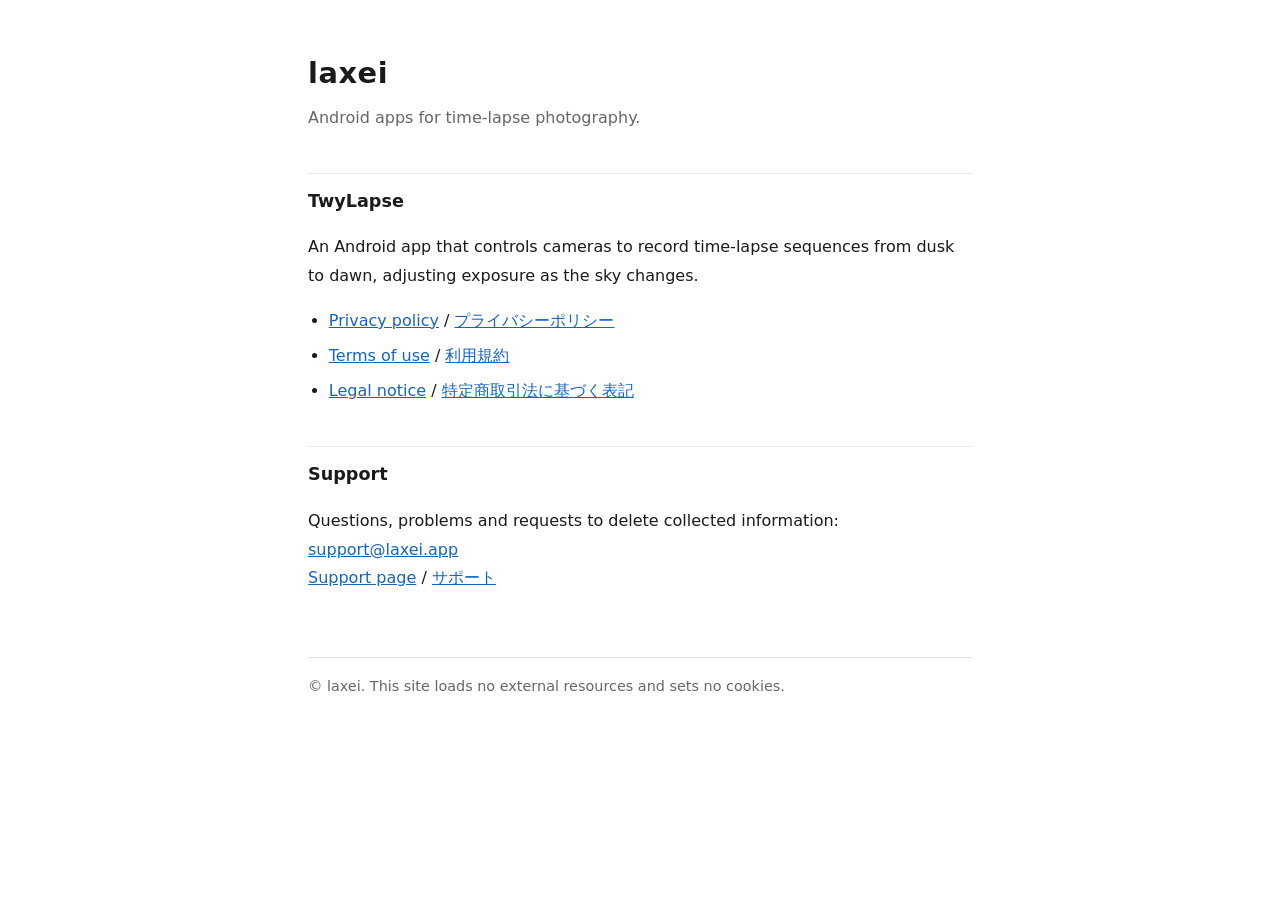
<file: index.html>
<!doctype html>
<html lang="en">
<head>
<meta charset="utf-8">
<meta name="viewport" content="width=device-width, initial-scale=1">
<title>laxei</title>
<meta name="description" content="laxei — Android apps. Privacy policy and support.">
<style>
:root { color-scheme: light dark; }
* { box-sizing: border-box; }
body {
  font-family: system-ui, -apple-system, "Segoe UI", "Hiragino Kaku Gothic ProN", "Noto Sans JP", Arial, sans-serif;
  max-width: 44rem; margin: 0 auto; padding: 3rem 1.25rem 5rem;
  line-height: 1.8; color: #1a1a1a; background: #fff;
  -webkit-text-size-adjust: 100%;
}
h1 { font-size: 1.8rem; letter-spacing: .02em; margin: 0 0 .25rem; }
.tagline { color: #666; margin: 0 0 2.5rem; }
h2 { font-size: 1.1rem; margin: 2.5rem 0 .5rem; padding-top: .75rem; border-top: 1px solid #ececec; }
ul { padding-left: 1.3rem; }
li { margin: .4rem 0; }
a { color: #1565c0; }
footer { margin-top: 4rem; padding-top: 1rem; border-top: 1px solid #e0e0e0; color: #666; font-size: .9rem; }
@media (prefers-color-scheme: dark) {
  body { color: #e4e4e4; background: #161616; }
  footer { border-color: #333; }
  h2 { border-color: #2c2c2c; }
  .tagline, footer { color: #9a9a9a; }
  a { color: #8ab4f8; }
}
</style>
</head>
<body>

<h1>laxei</h1>
<p class="tagline">Android apps for time-lapse photography.</p>

<h2>TwyLapse</h2>
<p>An Android app that controls cameras to record time-lapse sequences from dusk to dawn, adjusting exposure as the sky changes.</p>
<ul>
  <li><a href="privacy.html">Privacy policy</a> / <a href="privacy.jp.html" hreflang="ja" lang="ja">プライバシーポリシー</a></li>
  <li><a href="terms.html">Terms of use</a> / <a href="terms.jp.html" hreflang="ja" lang="ja">利用規約</a></li>
  <li><a href="legal.html">Legal notice</a> / <a href="legal.jp.html" hreflang="ja" lang="ja">特定商取引法に基づく表記</a></li>
</ul>

<h2>Support</h2>
<p>Questions, problems and requests to delete collected information:<br>
<a href="mailto:support@laxei.app">support@laxei.app</a><br>
<a href="support.html">Support page</a> / <a href="support.jp.html" hreflang="ja" lang="ja">サポート</a></p>

<footer>
  &copy; laxei. This site loads no external resources and sets no cookies.
</footer>

</body>
</html>
</file>
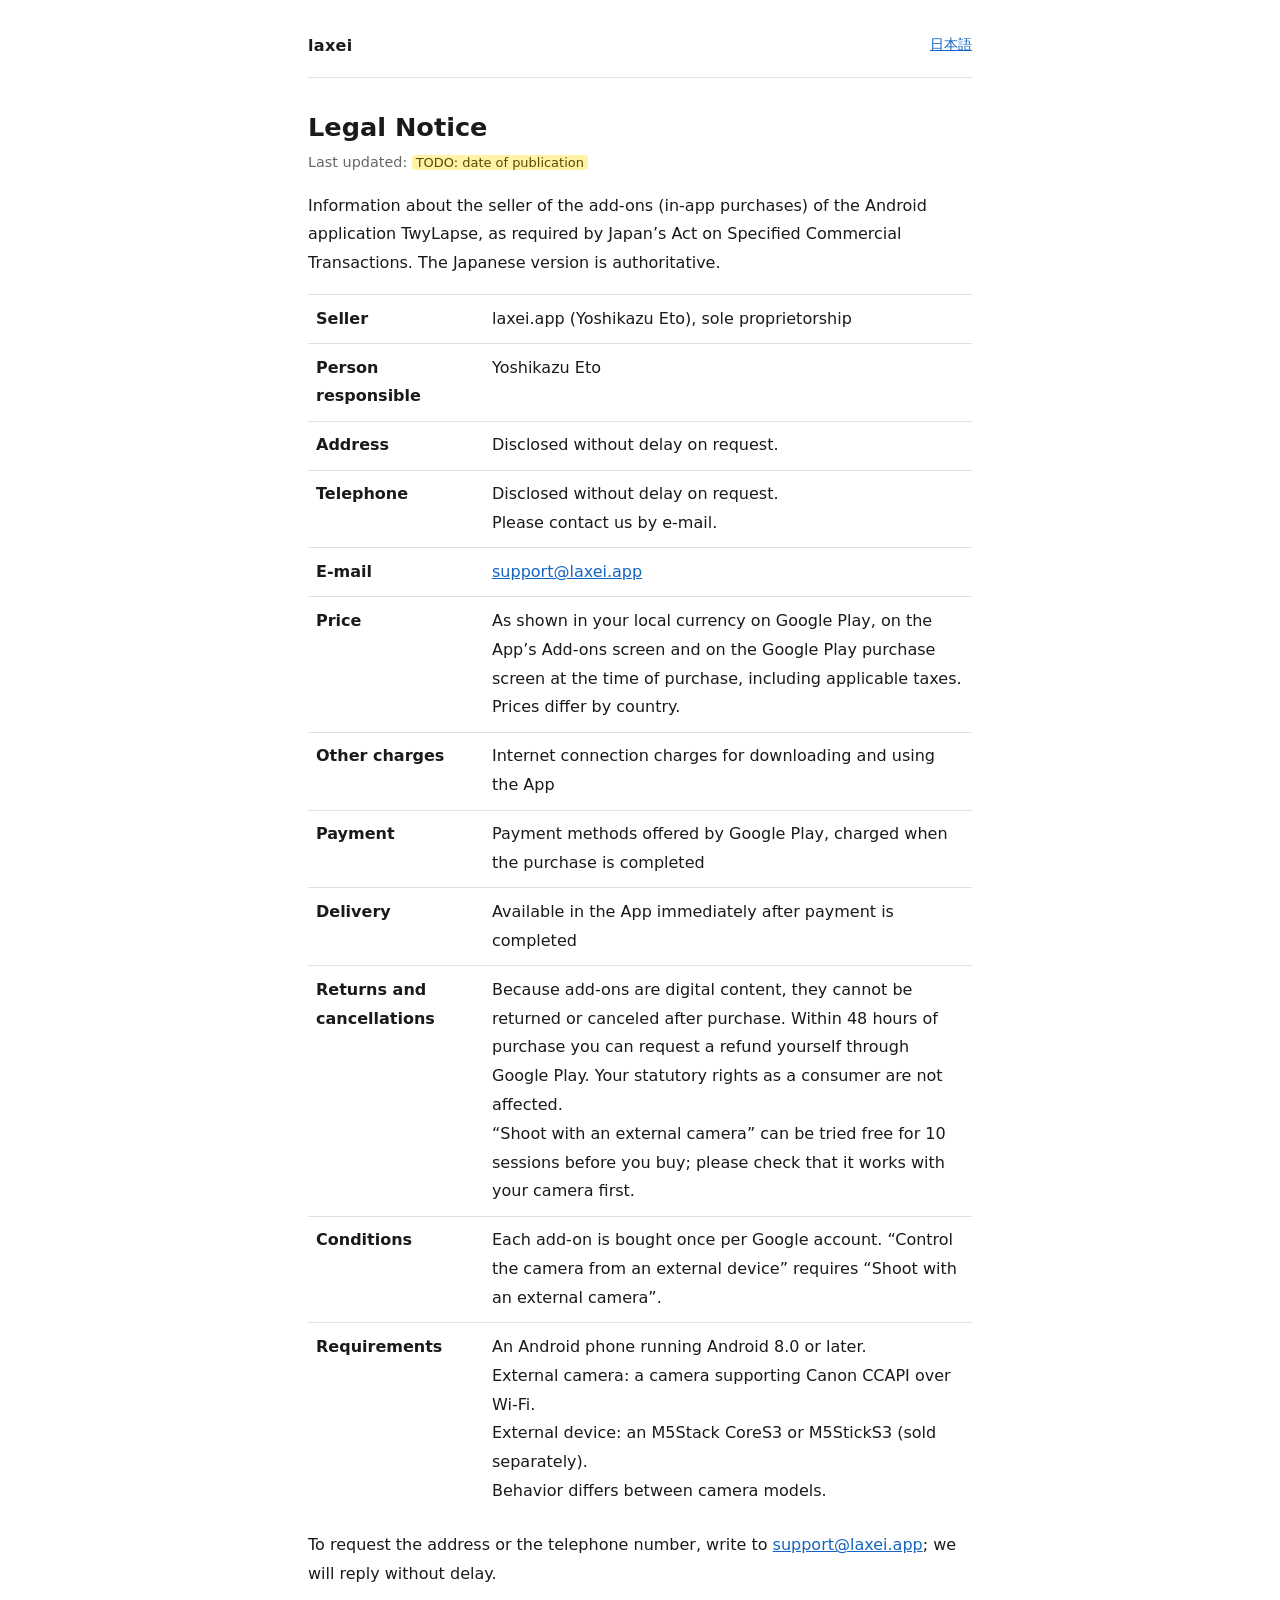
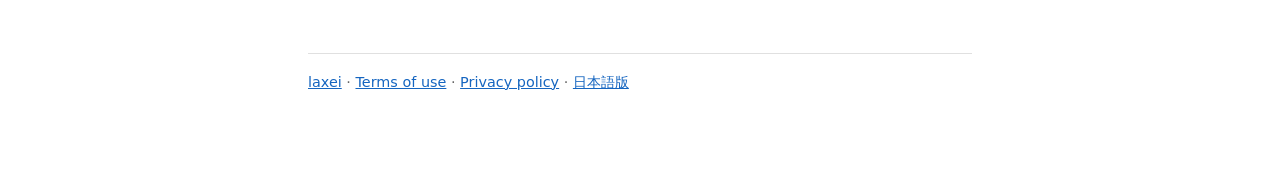
<file: legal.html>
<!DOCTYPE html>
<html lang="en">
<head>
<meta charset="utf-8">
<meta name="viewport" content="width=device-width, initial-scale=1">
<title>Legal Notice &mdash; laxei</title>
<meta name="description" content="Seller information for TwyLapse add-ons under Japan's Act on Specified Commercial Transactions.">
<style>
:root { color-scheme: light dark; }
* { box-sizing: border-box; }
body {
  font-family: system-ui, -apple-system, "Segoe UI", "Helvetica Neue", Arial, sans-serif;
  max-width: 44rem; margin: 0 auto; padding: 2rem 1.25rem 5rem;
  line-height: 1.8; color: #1a1a1a; background: #fff;
  -webkit-text-size-adjust: 100%;
}
header { border-bottom: 1px solid #e0e0e0; padding-bottom: 1rem; margin-bottom: 2rem; overflow: hidden; }
.brand { font-weight: 700; letter-spacing: .02em; }
.lang { float: right; font-size: .9rem; }
h1 { font-size: 1.6rem; line-height: 1.4; margin: 1.5rem 0 .25rem; }
h2 { font-size: 1.15rem; margin: 2.5rem 0 .5rem; padding-top: .75rem; border-top: 1px solid #ececec; }
h3 { font-size: 1rem; margin: 1.5rem 0 .25rem; }
.date { color: #666; font-size: .9rem; margin: 0 0 1rem; }
ul { padding-left: 1.3rem; }
li { margin: .35rem 0; }
a { color: #1565c0; }
code { background: #f2f2f2; padding: .1rem .3rem; border-radius: 3px; font-size: .95em; }
footer { margin-top: 4rem; padding-top: 1rem; border-top: 1px solid #e0e0e0; color: #666; font-size: .9rem; }
@media (prefers-color-scheme: dark) {
  body { color: #e4e4e4; background: #161616; }
  header, footer { border-color: #333; }
  h2 { border-color: #2c2c2c; }
  .date, footer { color: #9a9a9a; }
  a { color: #8ab4f8; }
  code { background: #262626; }
}
table { border-collapse: collapse; width: 100%; margin: 1rem 0; }
th, td { text-align: left; vertical-align: top; padding: .6rem .5rem; border-top: 1px solid #e0e0e0; }
th { width: 11em; font-weight: 600; }
@media (max-width: 34rem) { th, td { display: block; width: auto; border: 0; padding: .2rem 0; } th { padding-top: .9rem; border-top: 1px solid #e0e0e0; } }
.todo { background: #fff3a8; color: #5a4a00; padding: 0 .3em; border-radius: 3px; font-size: .9em; }
@media (prefers-color-scheme: dark) {
  th, td { border-color: #333; }
  .todo { background: #4a4210; color: #fff1a0; }
}
</style>
</head>
<body>
<header>
  <span class="brand">laxei</span>
  <span class="lang"><a href="legal.jp.html" hreflang="ja">日本語</a></span>
</header>

<h1>Legal Notice</h1>
<p class="date">Last updated: <span class="todo">TODO: date of publication</span></p>

<p>Information about the seller of the add-ons (in-app purchases) of the Android application TwyLapse, as required by Japan&rsquo;s Act on Specified Commercial Transactions. The Japanese version is authoritative.</p>

<table>
  <tr><th>Seller</th><td>laxei.app (Yoshikazu Eto), sole proprietorship</td></tr>
  <tr><th>Person responsible</th><td>Yoshikazu Eto</td></tr>
  <tr><th>Address</th><td>Disclosed without delay on request.</td></tr>
  <tr><th>Telephone</th><td>Disclosed without delay on request.<br>Please contact us by e&#8209;mail.</td></tr>
  <tr><th>E&#8209;mail</th><td><a href="mailto:support@laxei.app">support@laxei.app</a></td></tr>
  <tr><th>Price</th><td>As shown in your local currency on Google Play, on the App&rsquo;s Add-ons screen and on the Google Play purchase screen at the time of purchase, including applicable taxes. Prices differ by country.</td></tr>
  <tr><th>Other charges</th><td>Internet connection charges for downloading and using the App</td></tr>
  <tr><th>Payment</th><td>Payment methods offered by Google Play, charged when the purchase is completed</td></tr>
  <tr><th>Delivery</th><td>Available in the App immediately after payment is completed</td></tr>
  <tr><th>Returns and cancellations</th><td>Because add-ons are digital content, they cannot be returned or canceled after purchase. Within 48 hours of purchase you can request a refund yourself through Google Play. Your statutory rights as a consumer are not affected.<br>&ldquo;Shoot with an external camera&rdquo; can be tried free for 10 sessions before you buy; please check that it works with your camera first.</td></tr>
  <tr><th>Conditions</th><td>Each add-on is bought once per Google account. &ldquo;Control the camera from an external device&rdquo; requires &ldquo;Shoot with an external camera&rdquo;.</td></tr>
  <tr><th>Requirements</th><td>An Android phone running Android 8.0 or later.<br>External camera: a camera supporting Canon CCAPI over Wi&#8209;Fi.<br>External device: an M5Stack CoreS3 or M5StickS3 (sold separately).<br>Behavior differs between camera models.</td></tr>
</table>

<p>To request the address or the telephone number, write to <a href="mailto:support@laxei.app">support@laxei.app</a>; we will reply without delay.</p>

<footer>
  <a href="./">laxei</a> &middot; <a href="terms.html">Terms of use</a> &middot; <a href="privacy.html">Privacy policy</a> &middot; <a href="legal.jp.html" hreflang="ja">日本語版</a>
</footer>
</body>
</html>
</file>
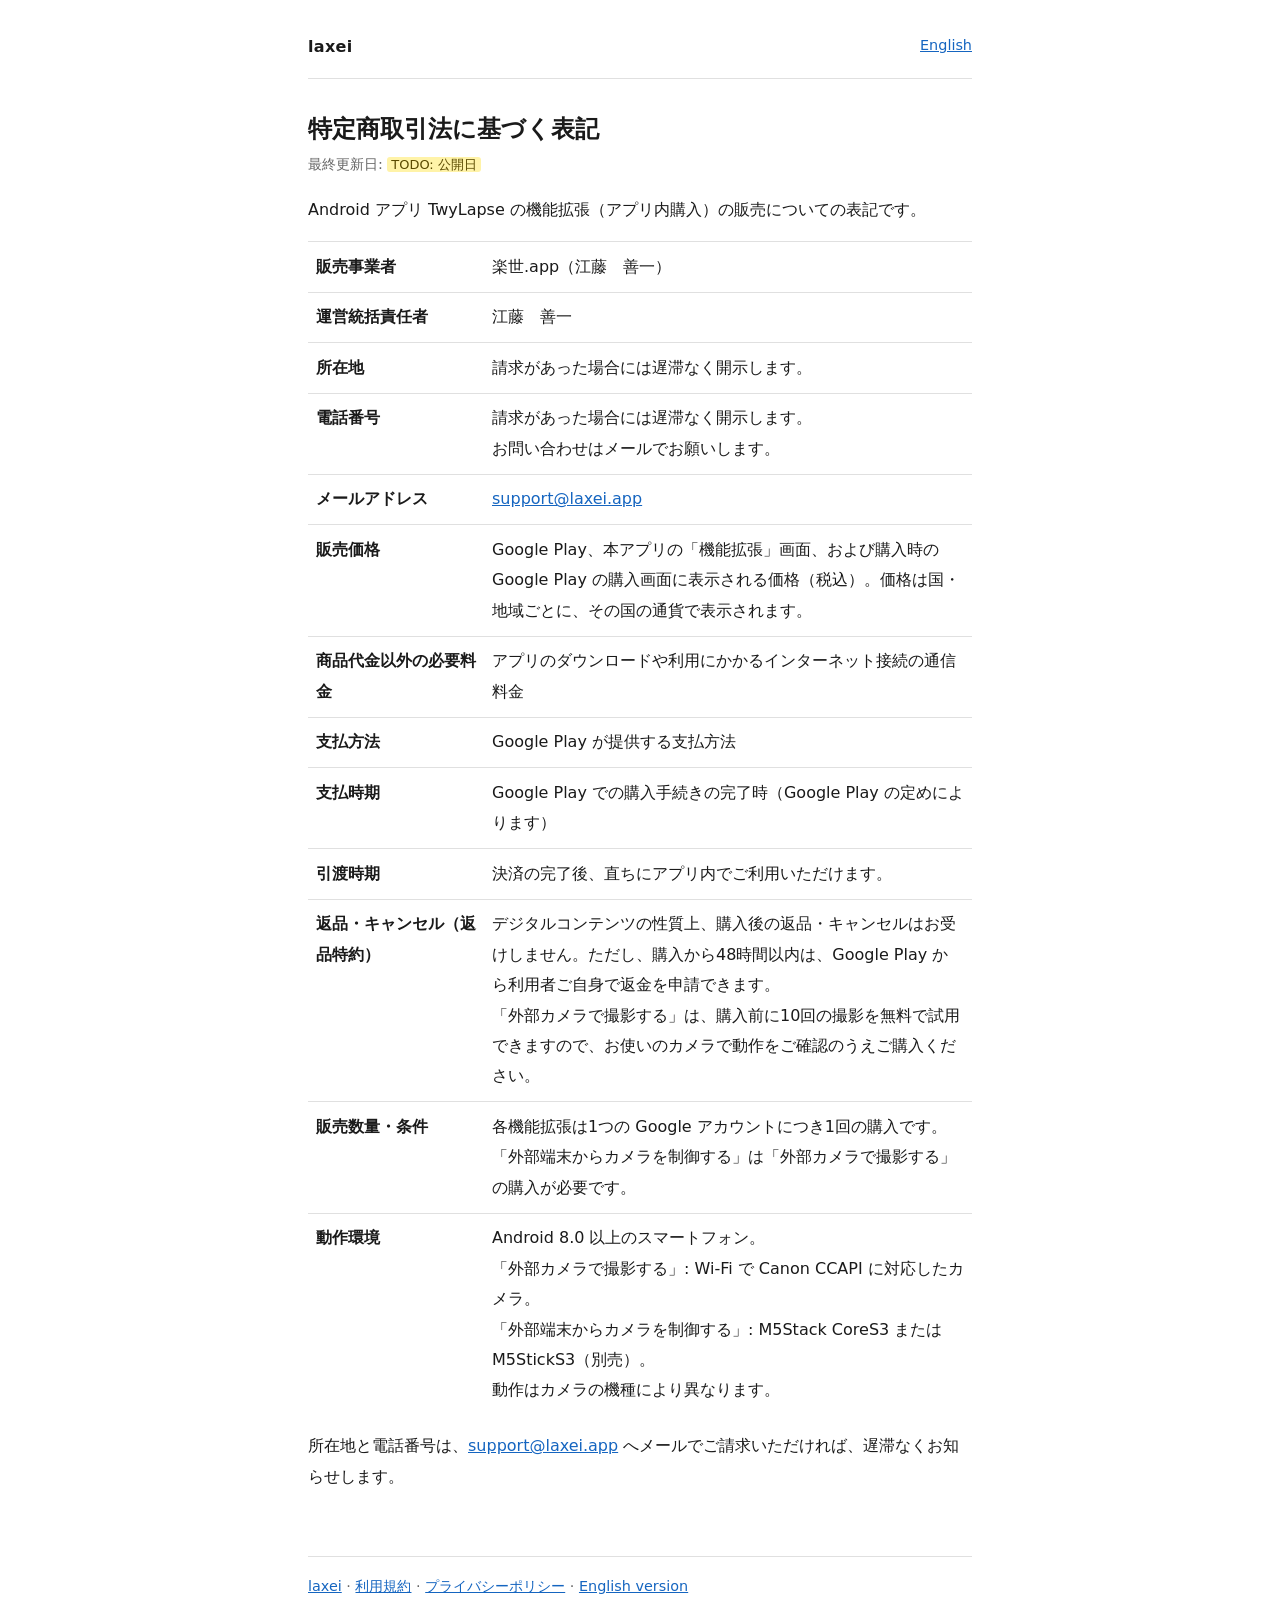
<file: legal.jp.html>
<!DOCTYPE html>
<html lang="ja">
<head>
<meta charset="utf-8">
<meta name="viewport" content="width=device-width, initial-scale=1">
<title>特定商取引法に基づく表記 &mdash; laxei</title>
<meta name="description" content="TwyLapse の機能拡張の販売に関する特定商取引法に基づく表記。">
<style>
:root { color-scheme: light dark; }
* { box-sizing: border-box; }
body {
  font-family: system-ui, -apple-system, "Hiragino Kaku Gothic ProN", "Noto Sans JP", Meiryo, sans-serif;
  max-width: 44rem; margin: 0 auto; padding: 2rem 1.25rem 5rem;
  line-height: 1.9; color: #1a1a1a; background: #fff;
  -webkit-text-size-adjust: 100%;
}
header { border-bottom: 1px solid #e0e0e0; padding-bottom: 1rem; margin-bottom: 2rem; overflow: hidden; }
.brand { font-weight: 700; letter-spacing: .02em; }
.lang { float: right; font-size: .9rem; }
h1 { font-size: 1.5rem; line-height: 1.5; margin: 1.5rem 0 .25rem; }
h2 { font-size: 1.1rem; margin: 2.5rem 0 .5rem; padding-top: .75rem; border-top: 1px solid #ececec; }
h3 { font-size: 1rem; margin: 1.5rem 0 .25rem; }
.date { color: #666; font-size: .9rem; margin: 0 0 1rem; }
ul { padding-left: 1.3rem; }
li { margin: .35rem 0; }
a { color: #1565c0; }
code { background: #f2f2f2; padding: .1rem .3rem; border-radius: 3px; font-size: .95em; }
footer { margin-top: 4rem; padding-top: 1rem; border-top: 1px solid #e0e0e0; color: #666; font-size: .9rem; }
@media (prefers-color-scheme: dark) {
  body { color: #e4e4e4; background: #161616; }
  header, footer { border-color: #333; }
  h2 { border-color: #2c2c2c; }
  .date, footer { color: #9a9a9a; }
  a { color: #8ab4f8; }
  code { background: #262626; }
}
table { border-collapse: collapse; width: 100%; margin: 1rem 0; }
th, td { text-align: left; vertical-align: top; padding: .6rem .5rem; border-top: 1px solid #e0e0e0; }
th { width: 11em; font-weight: 600; }
@media (max-width: 34rem) { th, td { display: block; width: auto; border: 0; padding: .2rem 0; } th { padding-top: .9rem; border-top: 1px solid #e0e0e0; } }
.todo { background: #fff3a8; color: #5a4a00; padding: 0 .3em; border-radius: 3px; font-size: .9em; }
@media (prefers-color-scheme: dark) {
  th, td { border-color: #333; }
  .todo { background: #4a4210; color: #fff1a0; }
}
</style>
</head>
<body>
<header>
  <span class="brand">laxei</span>
  <span class="lang"><a href="legal.html" hreflang="en">English</a></span>
</header>

<h1>特定商取引法に基づく表記</h1>
<p class="date">最終更新日: <span class="todo">TODO: 公開日</span></p>

<p>Android アプリ TwyLapse の機能拡張（アプリ内購入）の販売についての表記です。</p>

<table>
  <tr><th>販売事業者</th><td>楽世.app（江藤　善一）</td></tr>
  <tr><th>運営統括責任者</th><td>江藤　善一</td></tr>
  <tr><th>所在地</th><td>請求があった場合には遅滞なく開示します。</td></tr>
  <tr><th>電話番号</th><td>請求があった場合には遅滞なく開示します。<br>お問い合わせはメールでお願いします。</td></tr>
  <tr><th>メールアドレス</th><td><a href="mailto:support@laxei.app">support@laxei.app</a></td></tr>
  <tr><th>販売価格</th><td>Google Play、本アプリの「機能拡張」画面、および購入時の Google Play の購入画面に表示される価格（税込）。価格は国・地域ごとに、その国の通貨で表示されます。</td></tr>
  <tr><th>商品代金以外の必要料金</th><td>アプリのダウンロードや利用にかかるインターネット接続の通信料金</td></tr>
  <tr><th>支払方法</th><td>Google Play が提供する支払方法</td></tr>
  <tr><th>支払時期</th><td>Google Play での購入手続きの完了時（Google Play の定めによります）</td></tr>
  <tr><th>引渡時期</th><td>決済の完了後、直ちにアプリ内でご利用いただけます。</td></tr>
  <tr><th>返品・キャンセル（返品特約）</th><td>デジタルコンテンツの性質上、購入後の返品・キャンセルはお受けしません。ただし、購入から48時間以内は、Google Play から利用者ご自身で返金を申請できます。<br>「外部カメラで撮影する」は、購入前に10回の撮影を無料で試用できますので、お使いのカメラで動作をご確認のうえご購入ください。</td></tr>
  <tr><th>販売数量・条件</th><td>各機能拡張は1つの Google アカウントにつき1回の購入です。「外部端末からカメラを制御する」は「外部カメラで撮影する」の購入が必要です。</td></tr>
  <tr><th>動作環境</th><td>Android 8.0 以上のスマートフォン。<br>「外部カメラで撮影する」: Wi&#8209;Fi で Canon CCAPI に対応したカメラ。<br>「外部端末からカメラを制御する」: M5Stack CoreS3 または M5StickS3（別売）。<br>動作はカメラの機種により異なります。</td></tr>
</table>

<p>所在地と電話番号は、<a href="mailto:support@laxei.app">support@laxei.app</a> へメールでご請求いただければ、遅滞なくお知らせします。</p>

<footer>
  <a href="./">laxei</a> &middot; <a href="terms.jp.html">利用規約</a> &middot; <a href="privacy.jp.html">プライバシーポリシー</a> &middot; <a href="legal.html" hreflang="en">English version</a>
</footer>
</body>
</html>
</file>
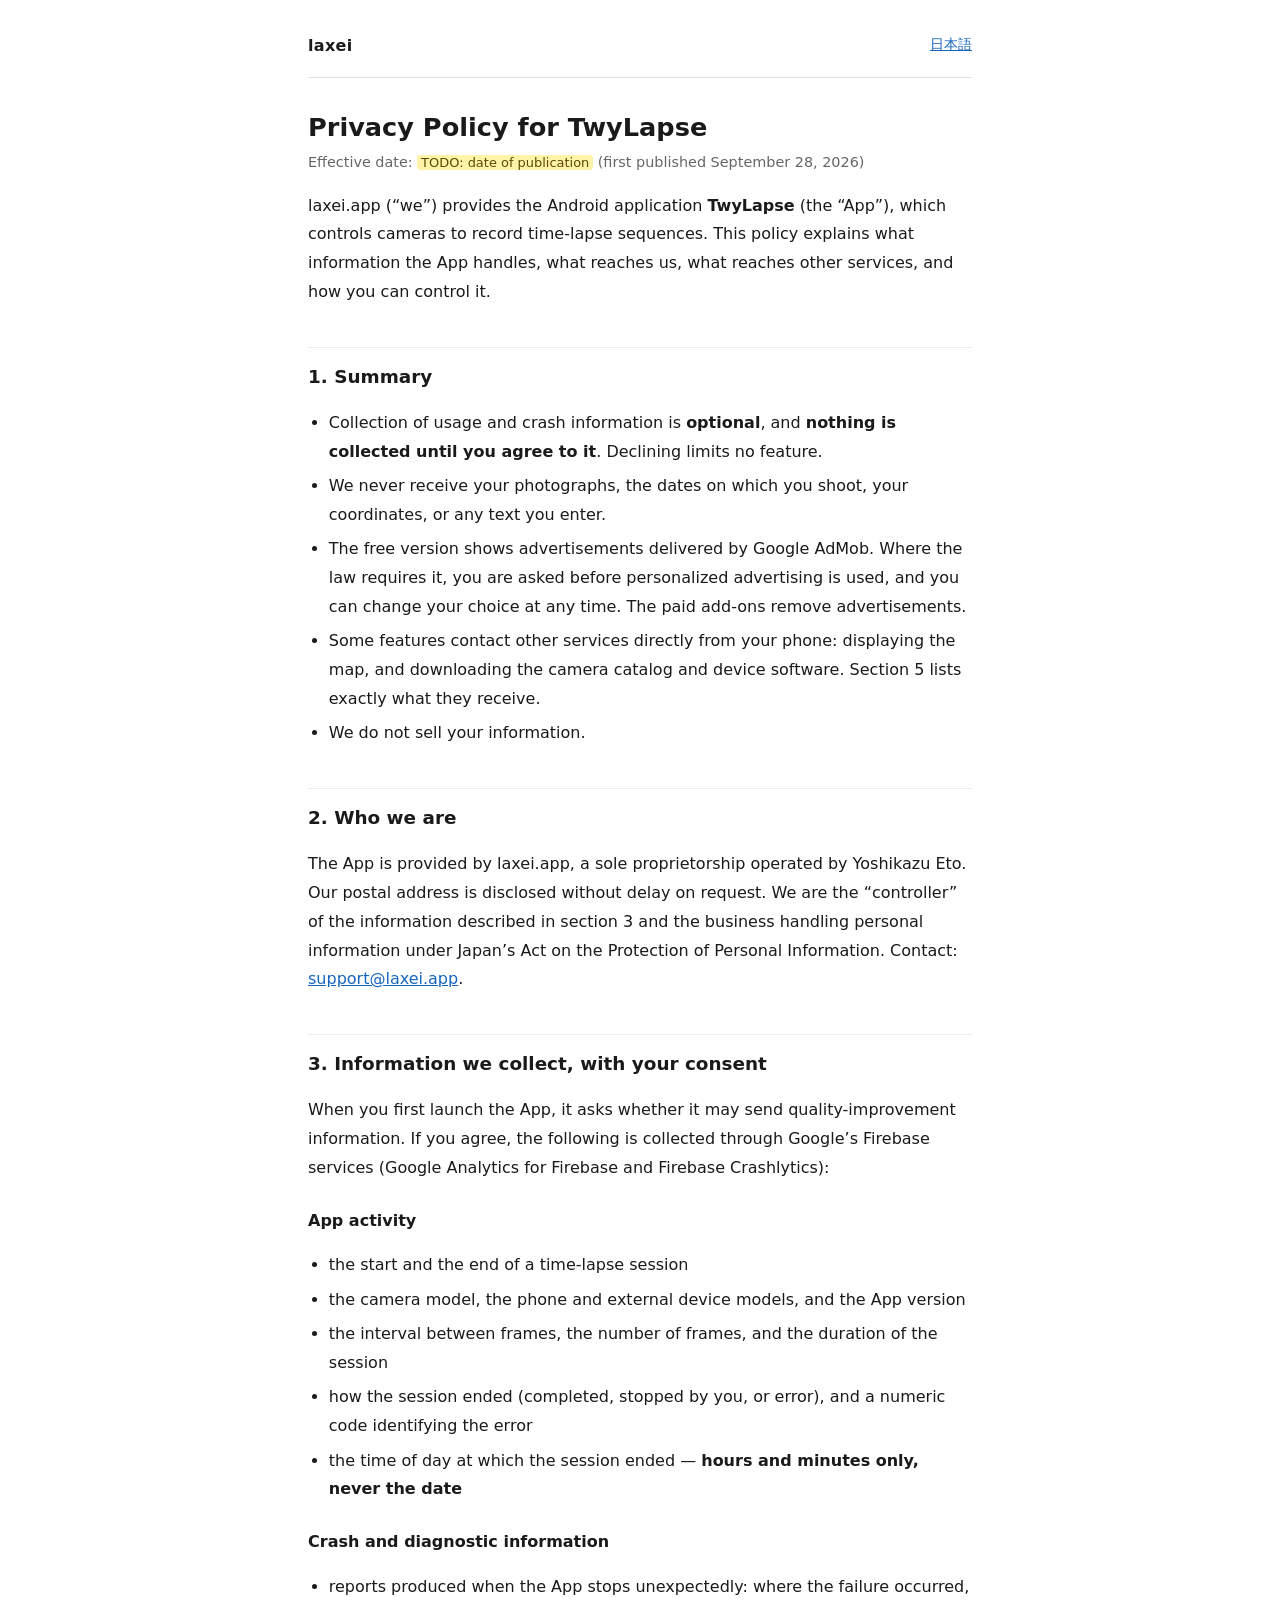
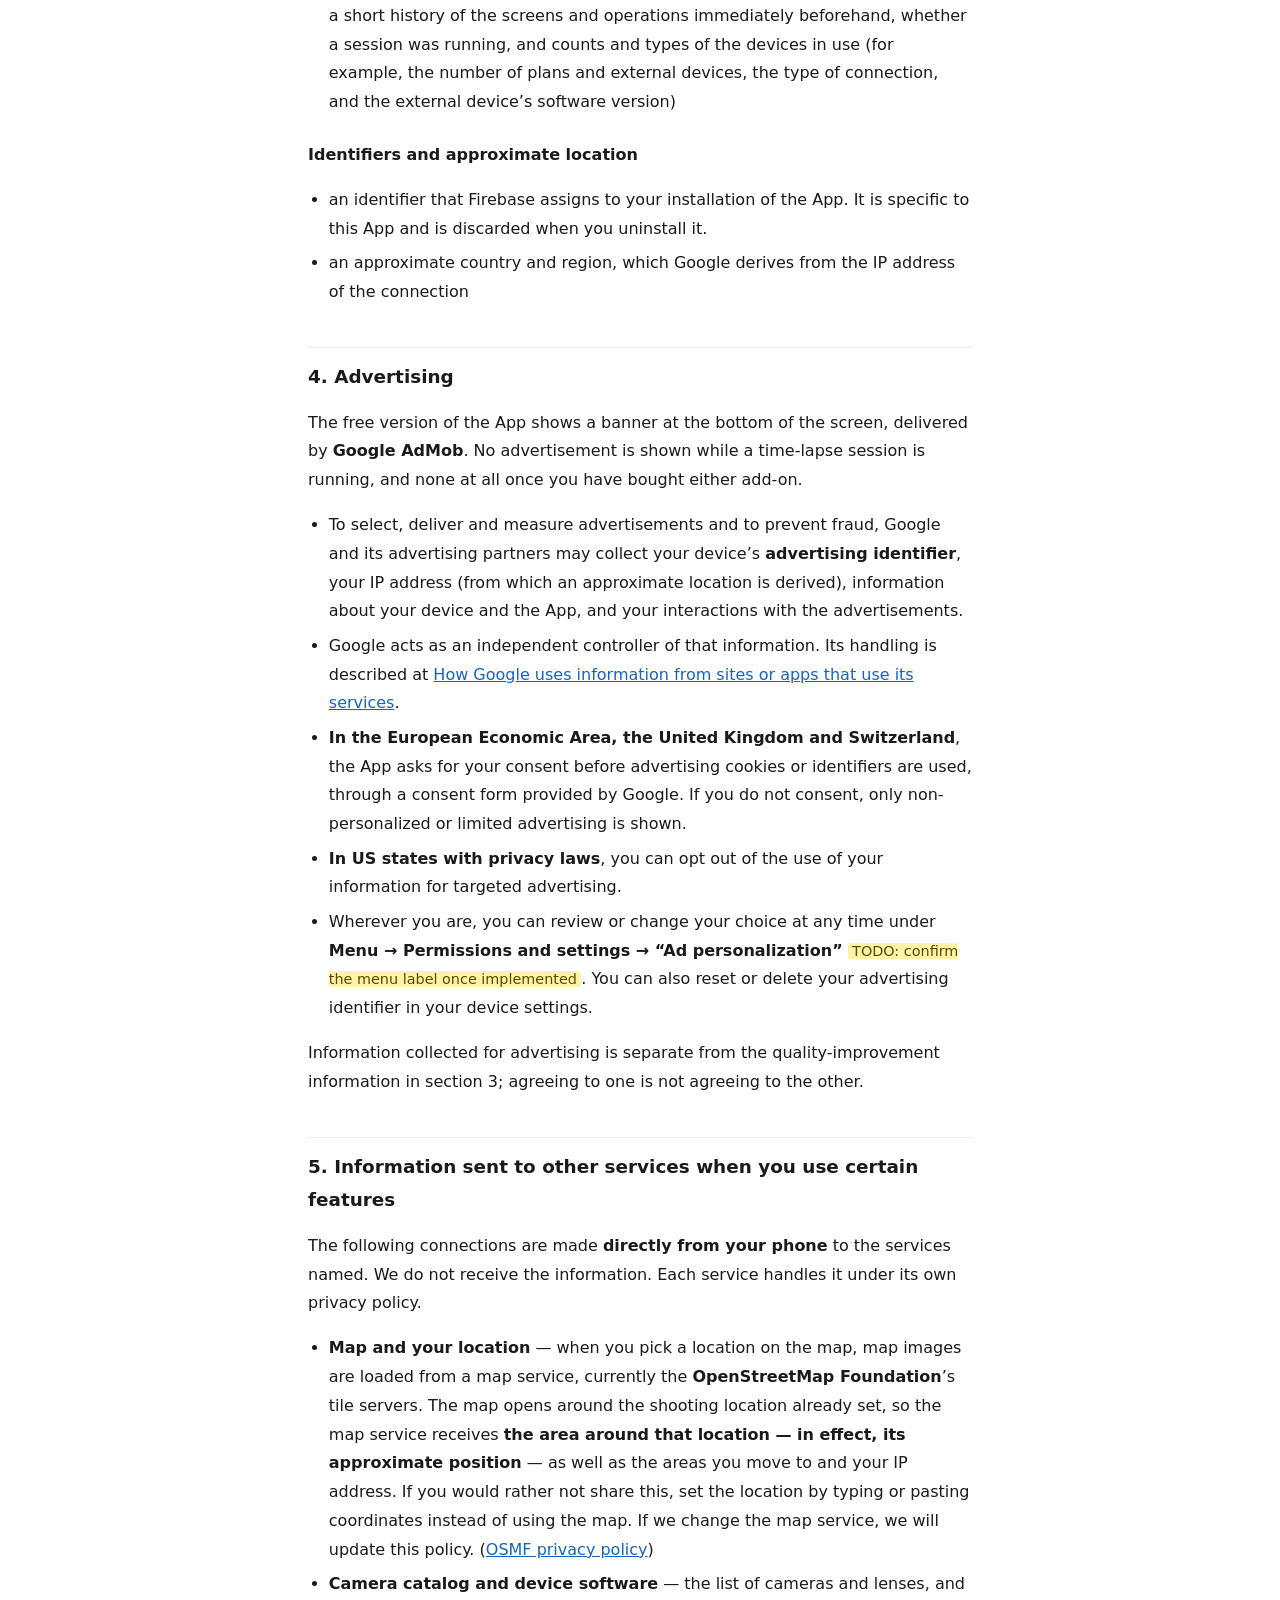
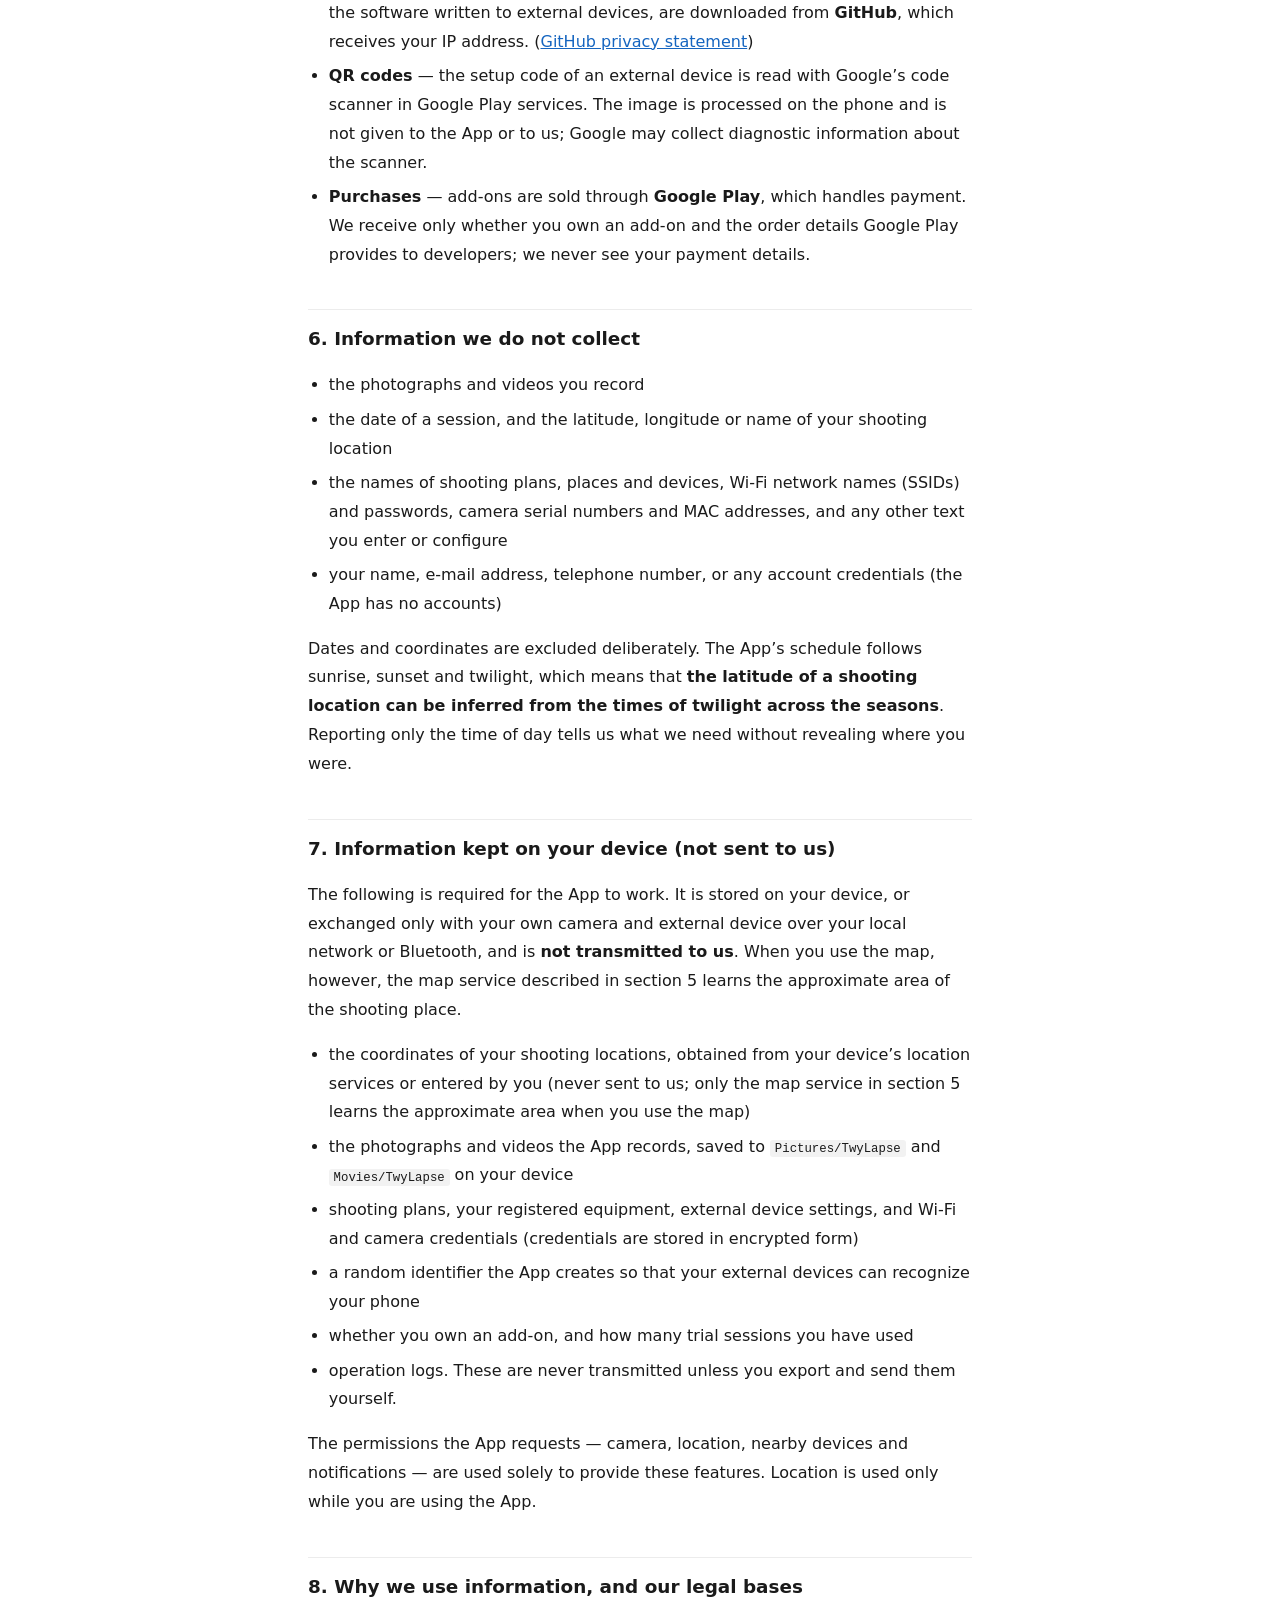
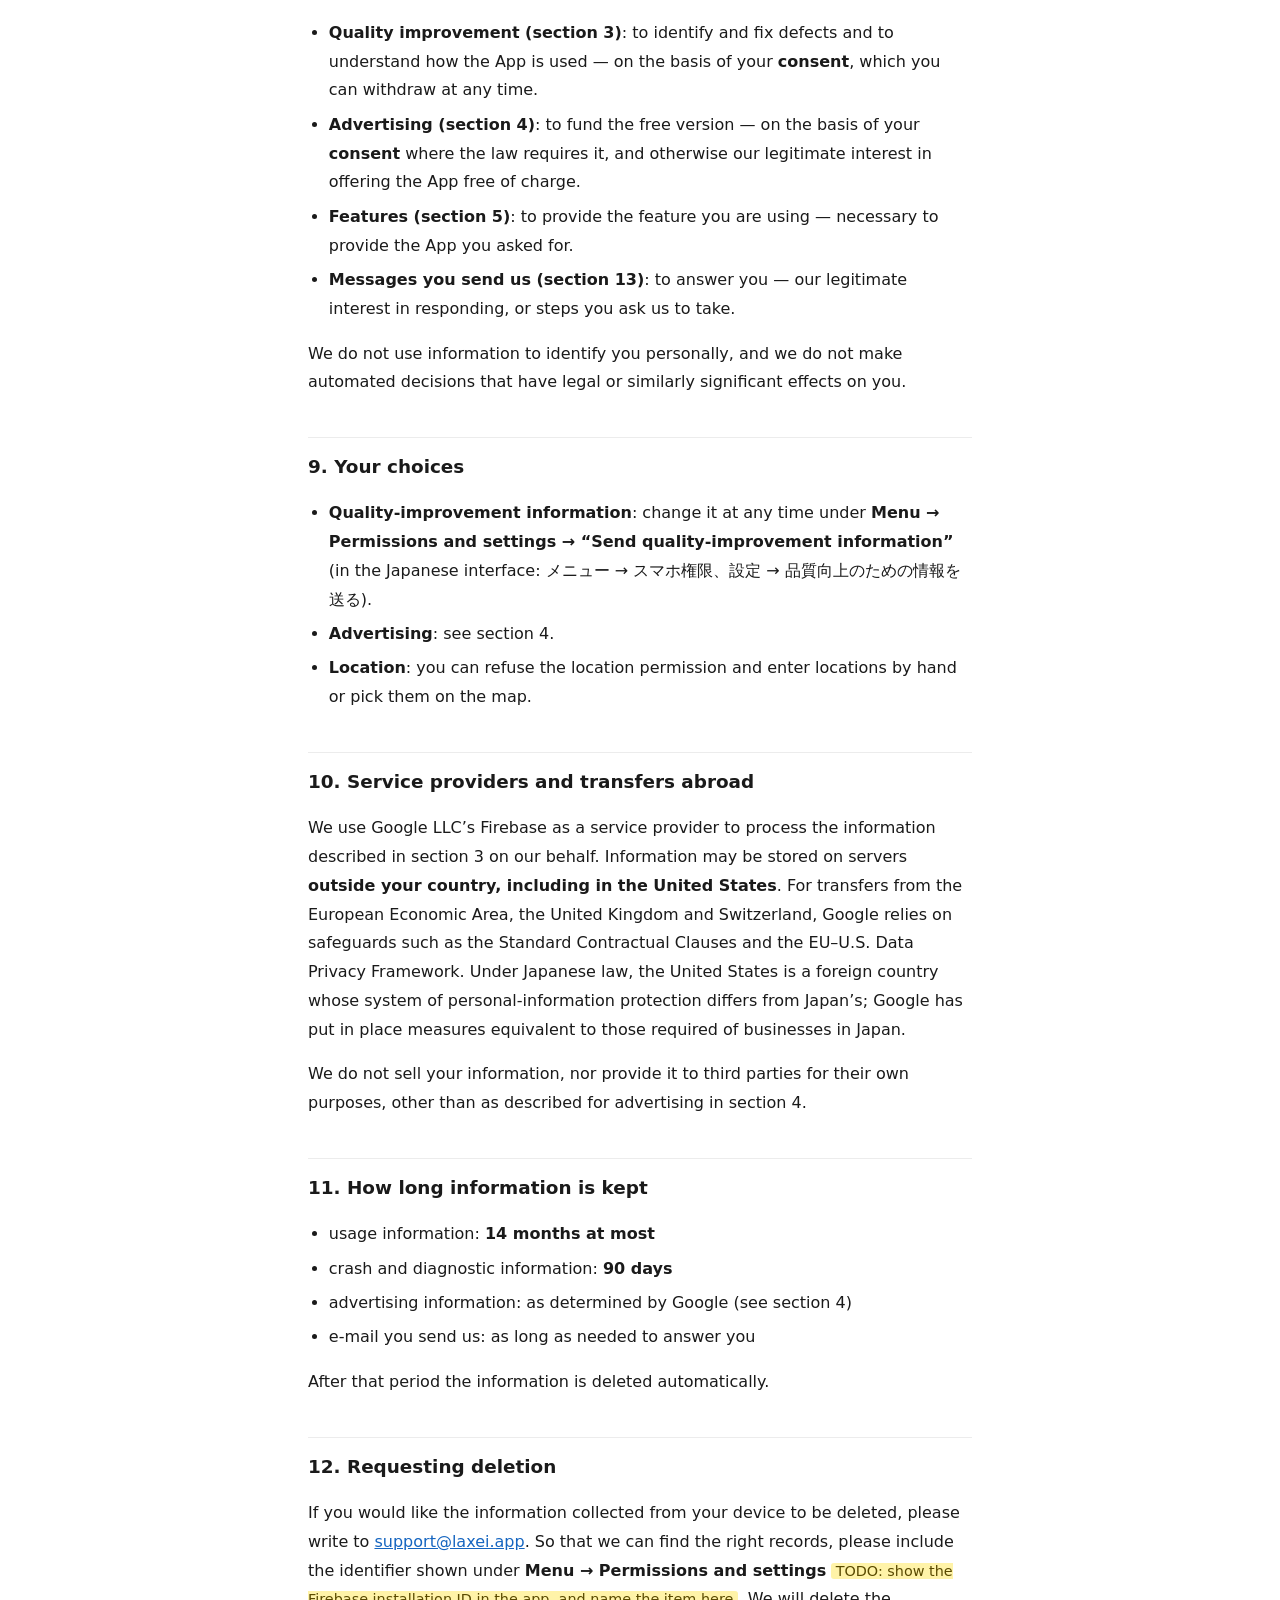
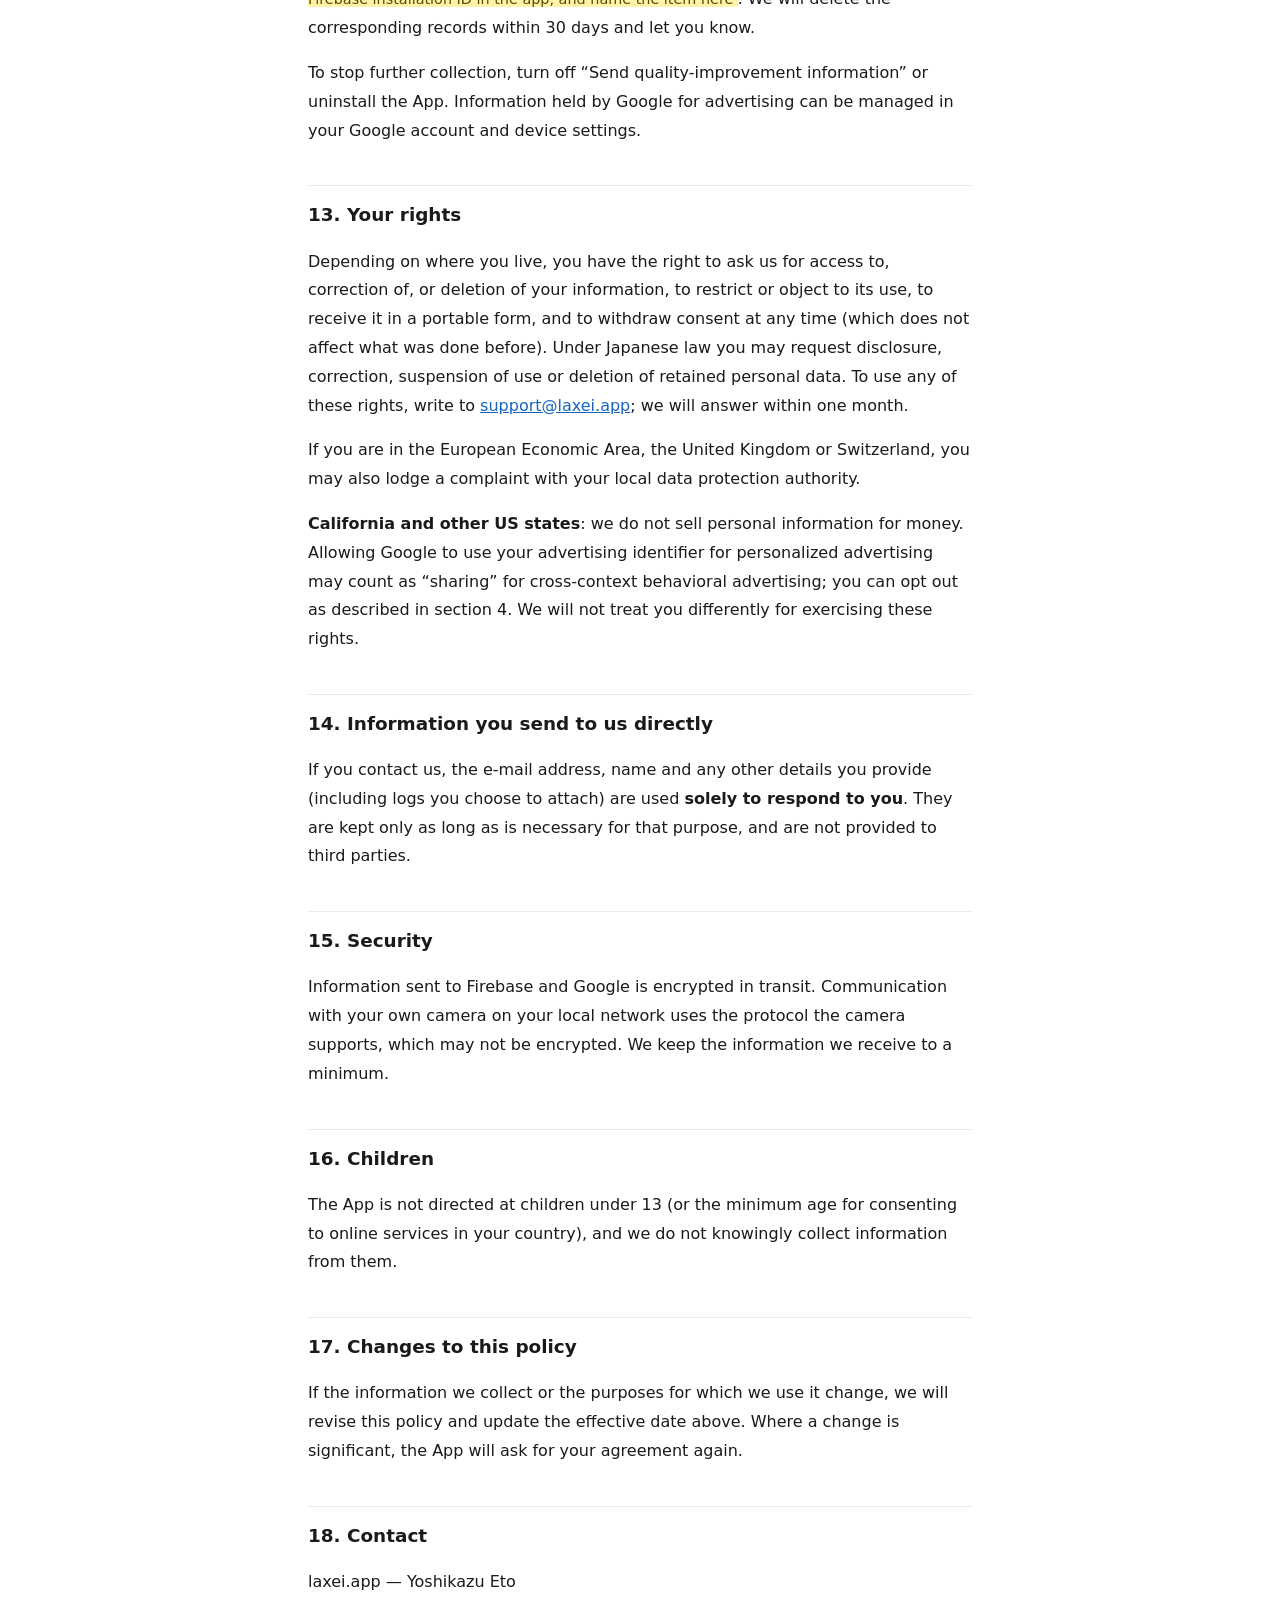
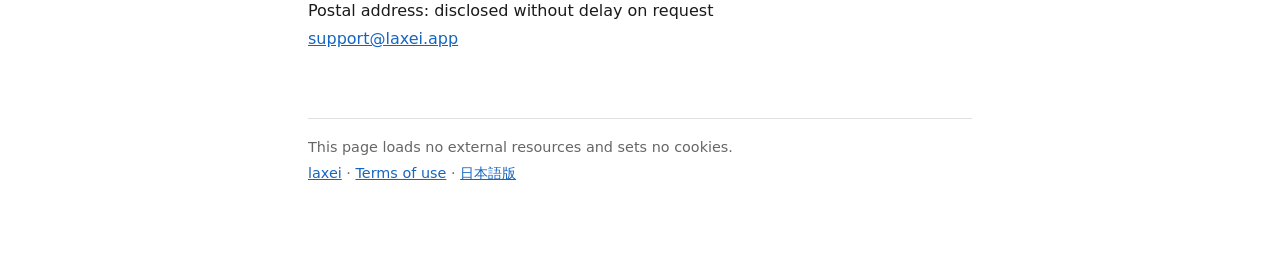
<file: privacy.html>
<!DOCTYPE html>
<html lang="en">
<head>
<meta charset="utf-8">
<meta name="viewport" content="width=device-width, initial-scale=1">
<title>Privacy Policy &mdash; TwyLapse | laxei</title>
<meta name="description" content="Privacy policy for TwyLapse, an Android time-lapse controller by laxei.">
<style>
:root { color-scheme: light dark; }
* { box-sizing: border-box; }
body {
  font-family: system-ui, -apple-system, "Segoe UI", "Helvetica Neue", Arial, sans-serif;
  max-width: 44rem; margin: 0 auto; padding: 2rem 1.25rem 5rem;
  line-height: 1.8; color: #1a1a1a; background: #fff;
  -webkit-text-size-adjust: 100%;
}
header { border-bottom: 1px solid #e0e0e0; padding-bottom: 1rem; margin-bottom: 2rem; overflow: hidden; }
.brand { font-weight: 700; letter-spacing: .02em; }
.lang { float: right; font-size: .9rem; }
h1 { font-size: 1.6rem; line-height: 1.4; margin: 1.5rem 0 .25rem; }
h2 { font-size: 1.15rem; margin: 2.5rem 0 .5rem; padding-top: .75rem; border-top: 1px solid #ececec; }
h3 { font-size: 1rem; margin: 1.5rem 0 .25rem; }
.date { color: #666; font-size: .9rem; margin: 0 0 1rem; }
ul { padding-left: 1.3rem; }
li { margin: .35rem 0; }
a { color: #1565c0; }
code { background: #f2f2f2; padding: .1rem .3rem; border-radius: 3px; font-size: .95em; }
footer { margin-top: 4rem; padding-top: 1rem; border-top: 1px solid #e0e0e0; color: #666; font-size: .9rem; }
@media (prefers-color-scheme: dark) {
  body { color: #e4e4e4; background: #161616; }
  header, footer { border-color: #333; }
  h2 { border-color: #2c2c2c; }
  .date, footer { color: #9a9a9a; }
  a { color: #8ab4f8; }
  code { background: #262626; }
}
table { border-collapse: collapse; width: 100%; margin: 1rem 0; }
th, td { text-align: left; vertical-align: top; padding: .6rem .5rem; border-top: 1px solid #e0e0e0; }
th { width: 11em; font-weight: 600; }
@media (max-width: 34rem) { th, td { display: block; width: auto; border: 0; padding: .2rem 0; } th { padding-top: .9rem; border-top: 1px solid #e0e0e0; } }
.todo { background: #fff3a8; color: #5a4a00; padding: 0 .3em; border-radius: 3px; font-size: .9em; }
@media (prefers-color-scheme: dark) {
  th, td { border-color: #333; }
  .todo { background: #4a4210; color: #fff1a0; }
}
</style>
</head>
<body>
<header>
  <span class="brand">laxei</span>
  <span class="lang"><a href="privacy.jp.html" hreflang="ja">日本語</a></span>
</header>

<h1>Privacy Policy for TwyLapse</h1>
<p class="date">Effective date: <span class="todo">TODO: date of publication</span> (first published September 28, 2026)</p>

<p>laxei.app (&ldquo;we&rdquo;) provides the Android application <strong>TwyLapse</strong> (the &ldquo;App&rdquo;), which controls cameras to record time-lapse sequences. This policy explains what information the App handles, what reaches us, what reaches other services, and how you can control it.</p>

<h2>1. Summary</h2>
<ul>
  <li>Collection of usage and crash information is <strong>optional</strong>, and <strong>nothing is collected until you agree to it</strong>. Declining limits no feature.</li>
  <li>We never receive your photographs, the dates on which you shoot, your coordinates, or any text you enter.</li>
  <li>The free version shows advertisements delivered by Google AdMob. Where the law requires it, you are asked before personalized advertising is used, and you can change your choice at any time. The paid add-ons remove advertisements.</li>
  <li>Some features contact other services directly from your phone: displaying the map, and downloading the camera catalog and device software. Section 5 lists exactly what they receive.</li>
  <li>We do not sell your information.</li>
</ul>

<h2>2. Who we are</h2>
<p>The App is provided by laxei.app, a sole proprietorship operated by Yoshikazu Eto. Our postal address is disclosed without delay on request. We are the &ldquo;controller&rdquo; of the information described in section 3 and the business handling personal information under Japan&rsquo;s Act on the Protection of Personal Information. Contact: <a href="mailto:support@laxei.app">support@laxei.app</a>.</p>

<h2>3. Information we collect, with your consent</h2>
<p>When you first launch the App, it asks whether it may send quality-improvement information. If you agree, the following is collected through Google&rsquo;s Firebase services (Google Analytics for Firebase and Firebase Crashlytics):</p>
<h3>App activity</h3>
<ul>
  <li>the start and the end of a time-lapse session</li>
  <li>the camera model, the phone and external device models, and the App version</li>
  <li>the interval between frames, the number of frames, and the duration of the session</li>
  <li>how the session ended (completed, stopped by you, or error), and a numeric code identifying the error</li>
  <li>the time of day at which the session ended &mdash; <strong>hours and minutes only, never the date</strong></li>
</ul>
<h3>Crash and diagnostic information</h3>
<ul>
  <li>reports produced when the App stops unexpectedly: where the failure occurred, a short history of the screens and operations immediately beforehand, whether a session was running, and counts and types of the devices in use (for example, the number of plans and external devices, the type of connection, and the external device&rsquo;s software version)</li>
</ul>
<h3>Identifiers and approximate location</h3>
<ul>
  <li>an identifier that Firebase assigns to your installation of the App. It is specific to this App and is discarded when you uninstall it.</li>
  <li>an approximate country and region, which Google derives from the IP address of the connection</li>
</ul>

<h2>4. Advertising</h2>
<p>The free version of the App shows a banner at the bottom of the screen, delivered by <strong>Google AdMob</strong>. No advertisement is shown while a time-lapse session is running, and none at all once you have bought either add-on.</p>
<ul>
  <li>To select, deliver and measure advertisements and to prevent fraud, Google and its advertising partners may collect your device&rsquo;s <strong>advertising identifier</strong>, your IP address (from which an approximate location is derived), information about your device and the App, and your interactions with the advertisements.</li>
  <li>Google acts as an independent controller of that information. Its handling is described at <a href="https://policies.google.com/technologies/partner-sites">How Google uses information from sites or apps that use its services</a>.</li>
  <li><strong>In the European Economic Area, the United Kingdom and Switzerland</strong>, the App asks for your consent before advertising cookies or identifiers are used, through a consent form provided by Google. If you do not consent, only non-personalized or limited advertising is shown.</li>
  <li><strong>In US states with privacy laws</strong>, you can opt out of the use of your information for targeted advertising.</li>
  <li>Wherever you are, you can review or change your choice at any time under <strong>Menu &rarr; Permissions and settings &rarr; &ldquo;Ad personalization&rdquo;</strong> <span class="todo">TODO: confirm the menu label once implemented</span>. You can also reset or delete your advertising identifier in your device settings.</li>
</ul>
<p>Information collected for advertising is separate from the quality-improvement information in section 3; agreeing to one is not agreeing to the other.</p>

<h2>5. Information sent to other services when you use certain features</h2>
<p>The following connections are made <strong>directly from your phone</strong> to the services named. We do not receive the information. Each service handles it under its own privacy policy.</p>
<ul>
  <li><strong>Map and your location</strong> &mdash; when you pick a location on the map, map images are loaded from a map service, currently the <strong>OpenStreetMap Foundation</strong>&rsquo;s tile servers. The map opens around the shooting location already set, so the map service receives <strong>the area around that location &mdash; in effect, its approximate position</strong> &mdash; as well as the areas you move to and your IP address. If you would rather not share this, set the location by typing or pasting coordinates instead of using the map. If we change the map service, we will update this policy. (<a href="https://osmfoundation.org/wiki/Privacy_Policy">OSMF privacy policy</a>)</li>
  <li><strong>Camera catalog and device software</strong> &mdash; the list of cameras and lenses, and the software written to external devices, are downloaded from <strong>GitHub</strong>, which receives your IP address. (<a href="https://docs.github.com/site-policy/privacy-policies/github-general-privacy-statement">GitHub privacy statement</a>)</li>
  <li><strong>QR codes</strong> &mdash; the setup code of an external device is read with Google&rsquo;s code scanner in Google Play services. The image is processed on the phone and is not given to the App or to us; Google may collect diagnostic information about the scanner.</li>
  <li><strong>Purchases</strong> &mdash; add-ons are sold through <strong>Google Play</strong>, which handles payment. We receive only whether you own an add-on and the order details Google Play provides to developers; we never see your payment details.</li>
</ul>

<h2>6. Information we do not collect</h2>
<ul>
  <li>the photographs and videos you record</li>
  <li>the date of a session, and the latitude, longitude or name of your shooting location</li>
  <li>the names of shooting plans, places and devices, Wi&#8209;Fi network names (SSIDs) and passwords, camera serial numbers and MAC addresses, and any other text you enter or configure</li>
  <li>your name, e&#8209;mail address, telephone number, or any account credentials (the App has no accounts)</li>
</ul>
<p>Dates and coordinates are excluded deliberately. The App&rsquo;s schedule follows sunrise, sunset and twilight, which means that <strong>the latitude of a shooting location can be inferred from the times of twilight across the seasons</strong>. Reporting only the time of day tells us what we need without revealing where you were.</p>

<h2>7. Information kept on your device (not sent to us)</h2>
<p>The following is required for the App to work. It is stored on your device, or exchanged only with your own camera and external device over your local network or Bluetooth, and is <strong>not transmitted to us</strong>. When you use the map, however, the map service described in section 5 learns the approximate area of the shooting place.</p>
<ul>
  <li>the coordinates of your shooting locations, obtained from your device&rsquo;s location services or entered by you (never sent to us; only the map service in section 5 learns the approximate area when you use the map)</li>
  <li>the photographs and videos the App records, saved to <code>Pictures/TwyLapse</code> and <code>Movies/TwyLapse</code> on your device</li>
  <li>shooting plans, your registered equipment, external device settings, and Wi&#8209;Fi and camera credentials (credentials are stored in encrypted form)</li>
  <li>a random identifier the App creates so that your external devices can recognize your phone</li>
  <li>whether you own an add-on, and how many trial sessions you have used</li>
  <li>operation logs. These are never transmitted unless you export and send them yourself.</li>
</ul>
<p>The permissions the App requests &mdash; camera, location, nearby devices and notifications &mdash; are used solely to provide these features. Location is used only while you are using the App.</p>

<h2>8. Why we use information, and our legal bases</h2>
<ul>
  <li><strong>Quality improvement (section 3)</strong>: to identify and fix defects and to understand how the App is used &mdash; on the basis of your <strong>consent</strong>, which you can withdraw at any time.</li>
  <li><strong>Advertising (section 4)</strong>: to fund the free version &mdash; on the basis of your <strong>consent</strong> where the law requires it, and otherwise our legitimate interest in offering the App free of charge.</li>
  <li><strong>Features (section 5)</strong>: to provide the feature you are using &mdash; necessary to provide the App you asked for.</li>
  <li><strong>Messages you send us (section 13)</strong>: to answer you &mdash; our legitimate interest in responding, or steps you ask us to take.</li>
</ul>
<p>We do not use information to identify you personally, and we do not make automated decisions that have legal or similarly significant effects on you.</p>

<h2>9. Your choices</h2>
<ul>
  <li><strong>Quality-improvement information</strong>: change it at any time under <strong>Menu &rarr; Permissions and settings &rarr; &ldquo;Send quality-improvement information&rdquo;</strong> (in the Japanese interface: メニュー &rarr; スマホ権限、設定 &rarr; 品質向上のための情報を送る).</li>
  <li><strong>Advertising</strong>: see section 4.</li>
  <li><strong>Location</strong>: you can refuse the location permission and enter locations by hand or pick them on the map.</li>
</ul>

<h2>10. Service providers and transfers abroad</h2>
<p>We use Google LLC&rsquo;s Firebase as a service provider to process the information described in section 3 on our behalf. Information may be stored on servers <strong>outside your country, including in the United States</strong>. For transfers from the European Economic Area, the United Kingdom and Switzerland, Google relies on safeguards such as the Standard Contractual Clauses and the EU&ndash;U.S. Data Privacy Framework. Under Japanese law, the United States is a foreign country whose system of personal-information protection differs from Japan&rsquo;s; Google has put in place measures equivalent to those required of businesses in Japan.</p>
<p>We do not sell your information, nor provide it to third parties for their own purposes, other than as described for advertising in section 4.</p>

<h2>11. How long information is kept</h2>
<ul>
  <li>usage information: <strong>14 months at most</strong></li>
  <li>crash and diagnostic information: <strong>90 days</strong></li>
  <li>advertising information: as determined by Google (see section 4)</li>
  <li>e&#8209;mail you send us: as long as needed to answer you</li>
</ul>
<p>After that period the information is deleted automatically.</p>

<h2 id="delete">12. Requesting deletion</h2>
<p>If you would like the information collected from your device to be deleted, please write to <a href="mailto:support@laxei.app">support@laxei.app</a>. So that we can find the right records, please include the identifier shown under <strong>Menu &rarr; Permissions and settings</strong> <span class="todo">TODO: show the Firebase installation ID in the app, and name the item here</span>. We will delete the corresponding records within 30 days and let you know.</p>
<p>To stop further collection, turn off &ldquo;Send quality-improvement information&rdquo; or uninstall the App. Information held by Google for advertising can be managed in your Google account and device settings.</p>

<h2>13. Your rights</h2>
<p>Depending on where you live, you have the right to ask us for access to, correction of, or deletion of your information, to restrict or object to its use, to receive it in a portable form, and to withdraw consent at any time (which does not affect what was done before). Under Japanese law you may request disclosure, correction, suspension of use or deletion of retained personal data. To use any of these rights, write to <a href="mailto:support@laxei.app">support@laxei.app</a>; we will answer within one month.</p>
<p>If you are in the European Economic Area, the United Kingdom or Switzerland, you may also lodge a complaint with your local data protection authority.</p>
<p><strong>California and other US states</strong>: we do not sell personal information for money. Allowing Google to use your advertising identifier for personalized advertising may count as &ldquo;sharing&rdquo; for cross-context behavioral advertising; you can opt out as described in section 4. We will not treat you differently for exercising these rights.</p>

<h2>14. Information you send to us directly</h2>
<p>If you contact us, the e&#8209;mail address, name and any other details you provide (including logs you choose to attach) are used <strong>solely to respond to you</strong>. They are kept only as long as is necessary for that purpose, and are not provided to third parties.</p>

<h2>15. Security</h2>
<p>Information sent to Firebase and Google is encrypted in transit. Communication with your own camera on your local network uses the protocol the camera supports, which may not be encrypted. We keep the information we receive to a minimum.</p>

<h2>16. Children</h2>
<p>The App is not directed at children under 13 (or the minimum age for consenting to online services in your country), and we do not knowingly collect information from them.</p>

<h2>17. Changes to this policy</h2>
<p>If the information we collect or the purposes for which we use it change, we will revise this policy and update the effective date above. Where a change is significant, the App will ask for your agreement again.</p>

<h2>18. Contact</h2>
<p>laxei.app &mdash; Yoshikazu Eto<br>
Postal address: disclosed without delay on request<br>
<a href="mailto:support@laxei.app">support@laxei.app</a></p>

<footer>
  This page loads no external resources and sets no cookies.<br>
  <a href="./">laxei</a> &middot; <a href="terms.html">Terms of use</a> &middot; <a href="privacy.jp.html" hreflang="ja">日本語版</a>
</footer>
</body>
</html>
</file>
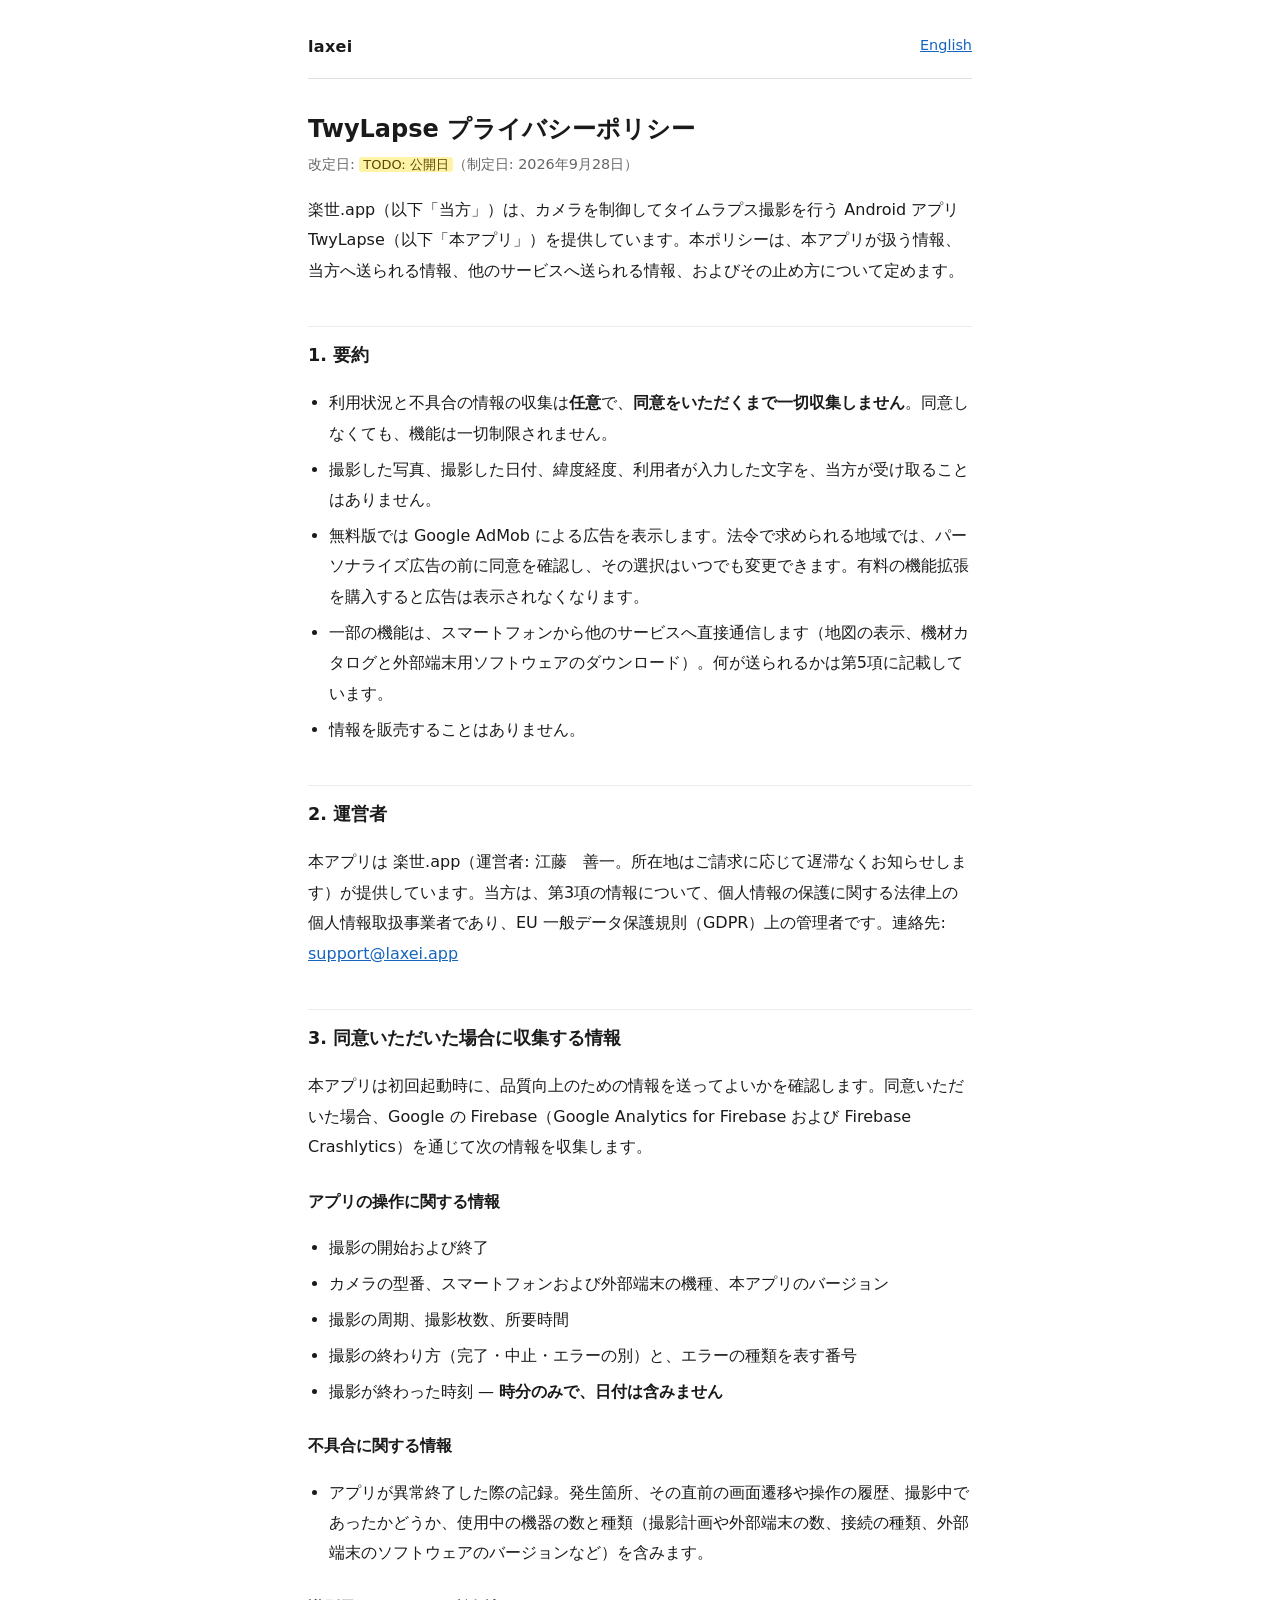
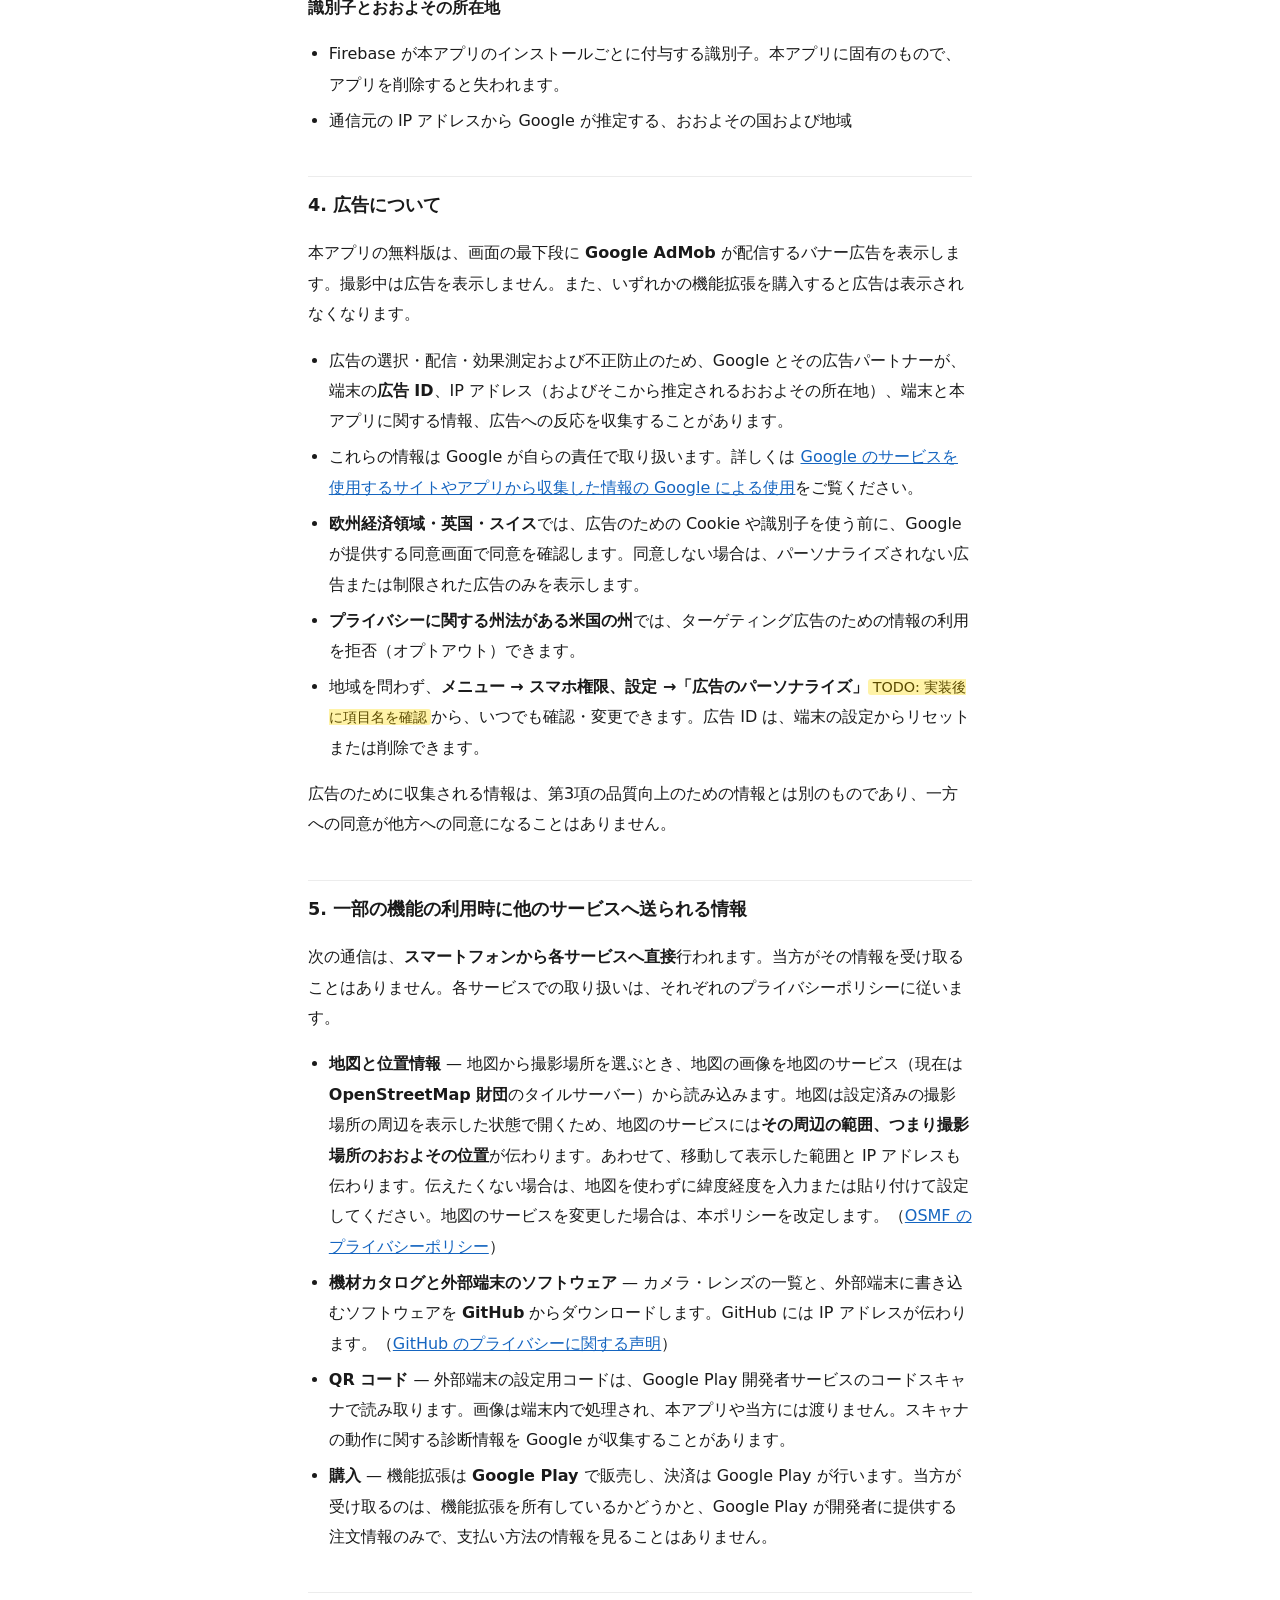
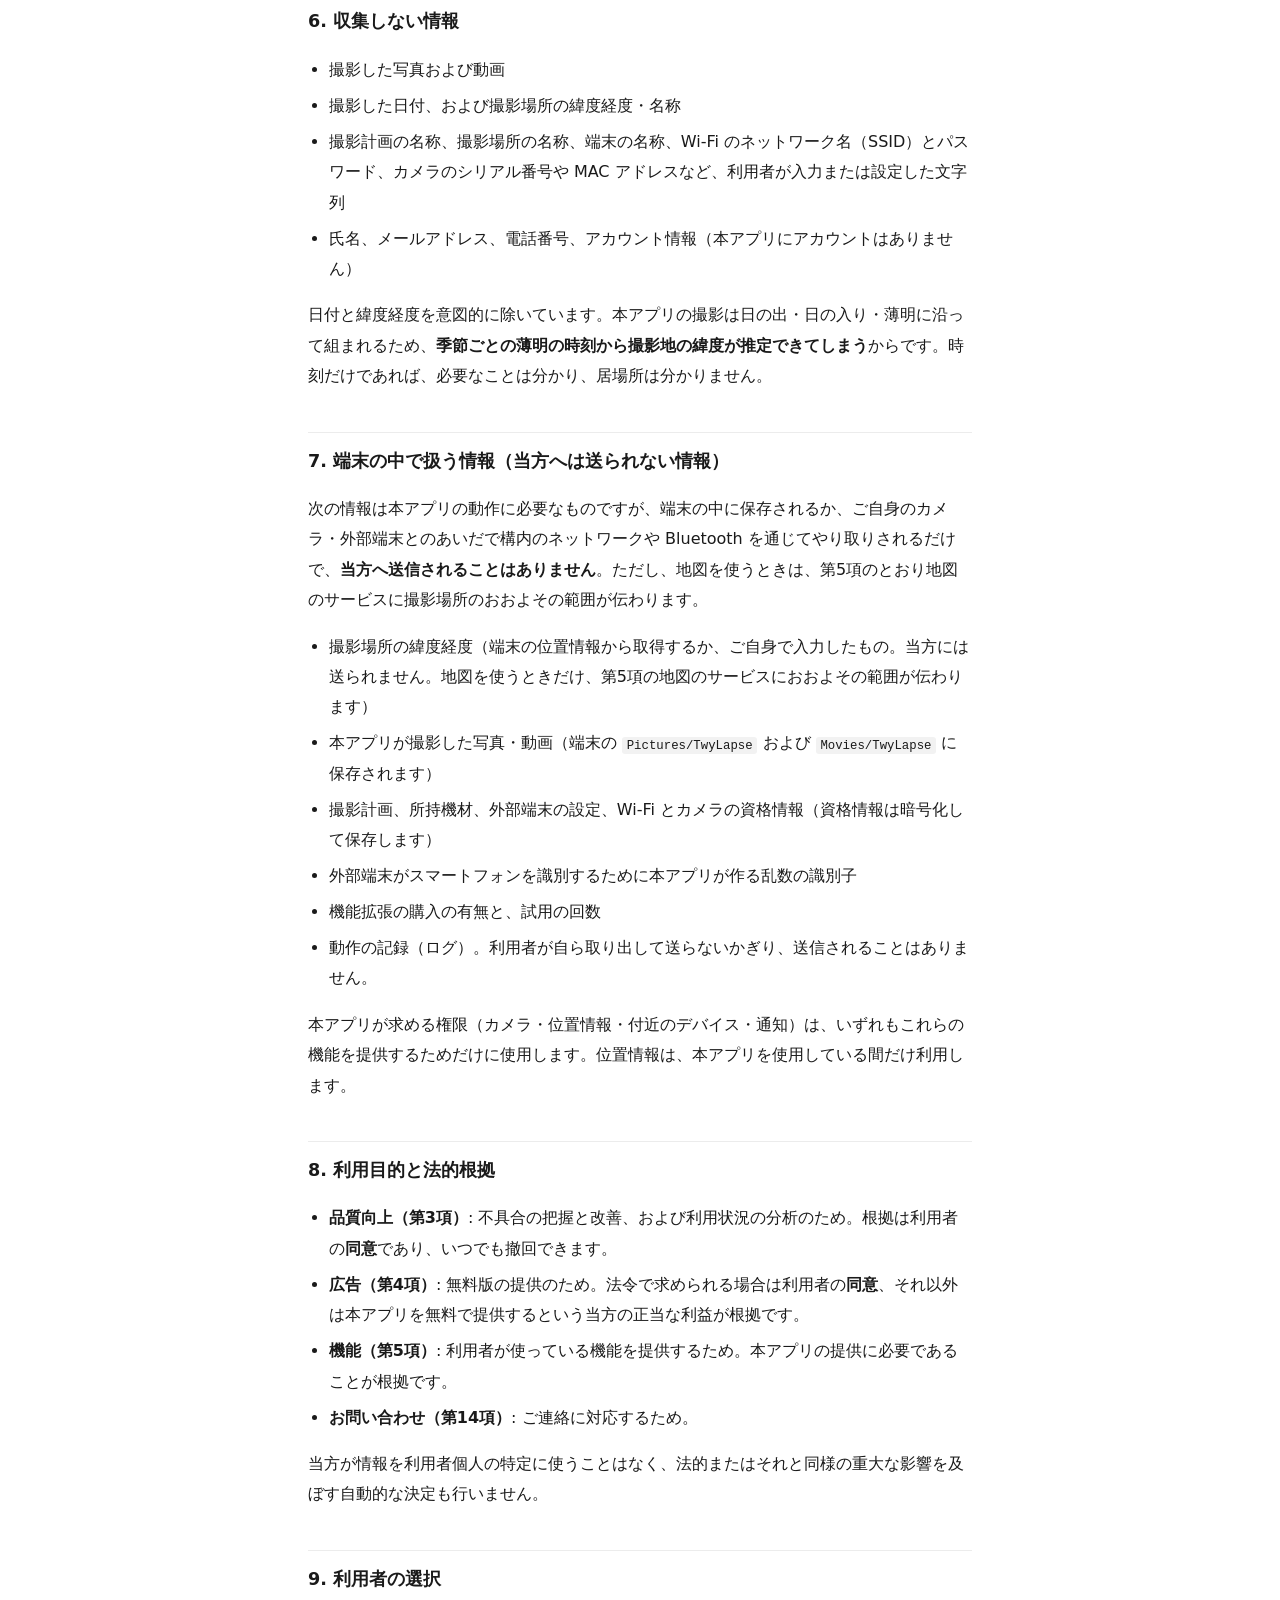
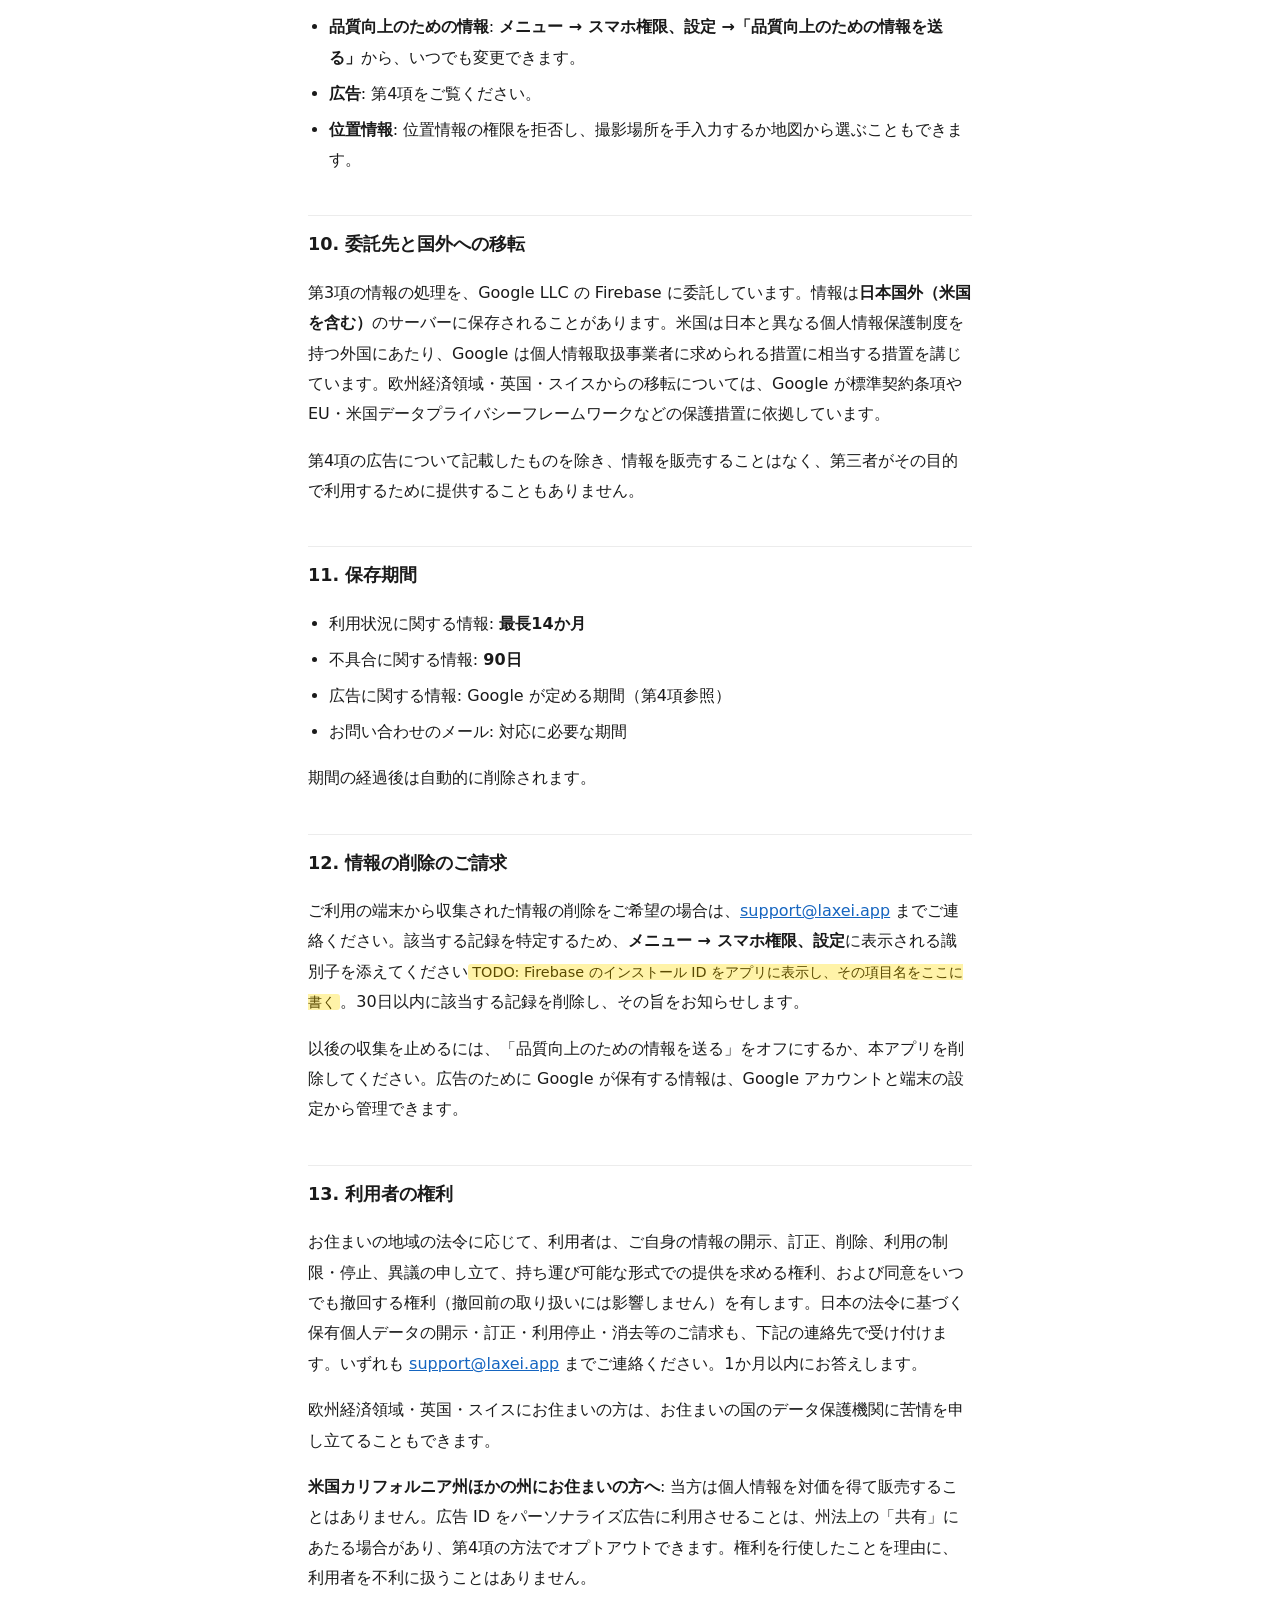
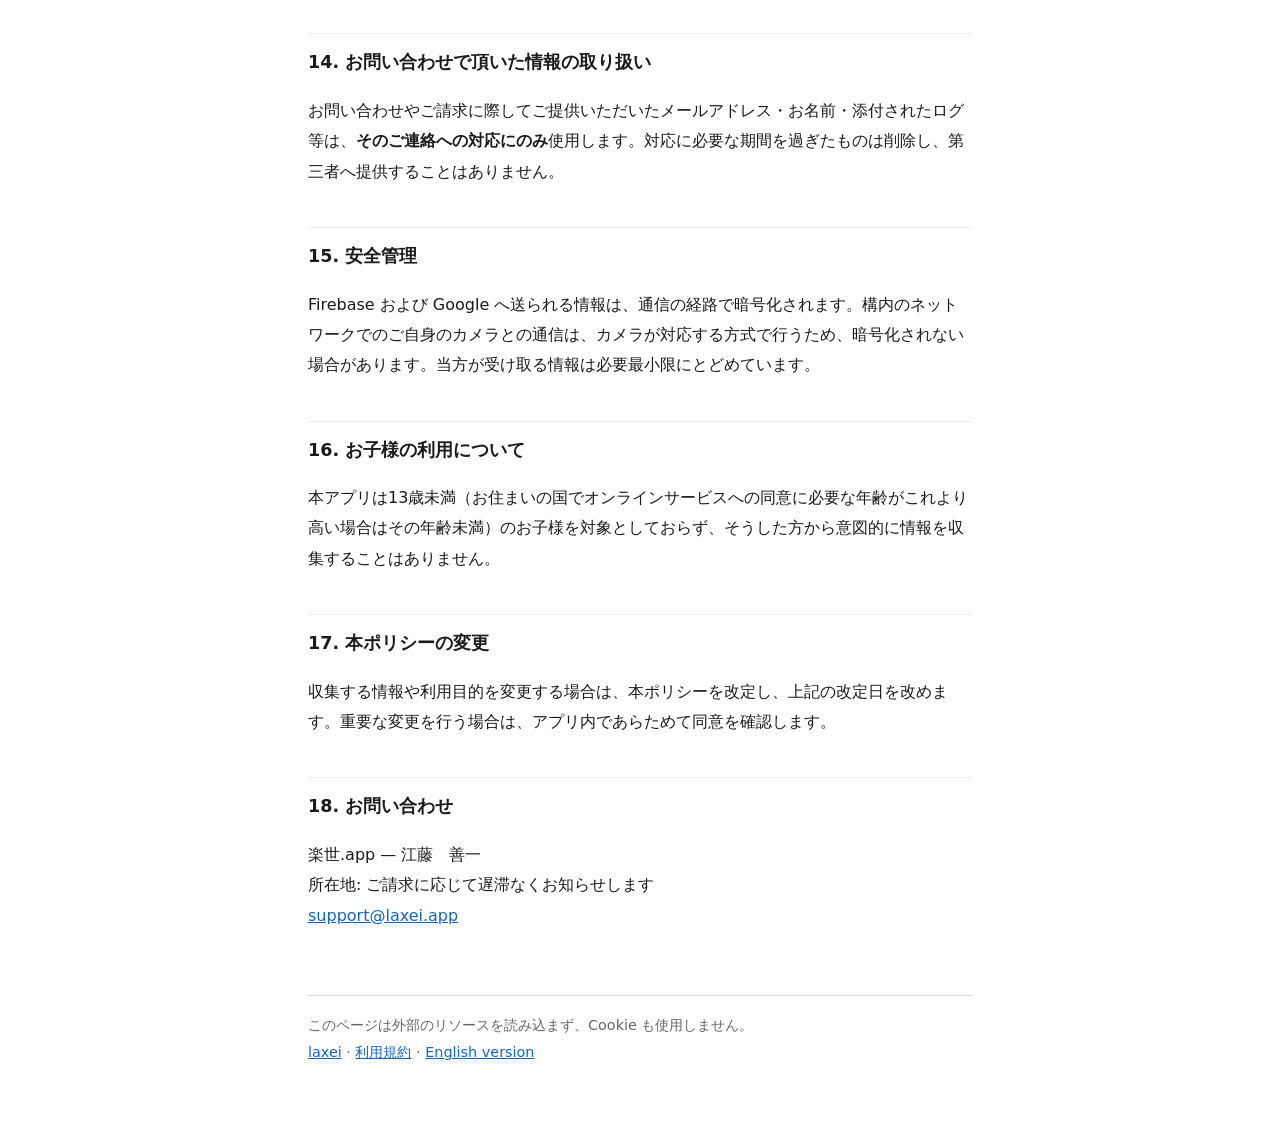
<file: privacy.jp.html>
<!DOCTYPE html>
<html lang="ja">
<head>
<meta charset="utf-8">
<meta name="viewport" content="width=device-width, initial-scale=1">
<title>プライバシーポリシー &mdash; TwyLapse | laxei</title>
<meta name="description" content="laxei が提供する Android アプリ TwyLapse のプライバシーポリシー。">
<style>
:root { color-scheme: light dark; }
* { box-sizing: border-box; }
body {
  font-family: system-ui, -apple-system, "Hiragino Kaku Gothic ProN", "Noto Sans JP", Meiryo, sans-serif;
  max-width: 44rem; margin: 0 auto; padding: 2rem 1.25rem 5rem;
  line-height: 1.9; color: #1a1a1a; background: #fff;
  -webkit-text-size-adjust: 100%;
}
header { border-bottom: 1px solid #e0e0e0; padding-bottom: 1rem; margin-bottom: 2rem; overflow: hidden; }
.brand { font-weight: 700; letter-spacing: .02em; }
.lang { float: right; font-size: .9rem; }
h1 { font-size: 1.5rem; line-height: 1.5; margin: 1.5rem 0 .25rem; }
h2 { font-size: 1.1rem; margin: 2.5rem 0 .5rem; padding-top: .75rem; border-top: 1px solid #ececec; }
h3 { font-size: 1rem; margin: 1.5rem 0 .25rem; }
.date { color: #666; font-size: .9rem; margin: 0 0 1rem; }
ul { padding-left: 1.3rem; }
li { margin: .35rem 0; }
a { color: #1565c0; }
code { background: #f2f2f2; padding: .1rem .3rem; border-radius: 3px; font-size: .95em; }
footer { margin-top: 4rem; padding-top: 1rem; border-top: 1px solid #e0e0e0; color: #666; font-size: .9rem; }
@media (prefers-color-scheme: dark) {
  body { color: #e4e4e4; background: #161616; }
  header, footer { border-color: #333; }
  h2 { border-color: #2c2c2c; }
  .date, footer { color: #9a9a9a; }
  a { color: #8ab4f8; }
  code { background: #262626; }
}
table { border-collapse: collapse; width: 100%; margin: 1rem 0; }
th, td { text-align: left; vertical-align: top; padding: .6rem .5rem; border-top: 1px solid #e0e0e0; }
th { width: 11em; font-weight: 600; }
@media (max-width: 34rem) { th, td { display: block; width: auto; border: 0; padding: .2rem 0; } th { padding-top: .9rem; border-top: 1px solid #e0e0e0; } }
.todo { background: #fff3a8; color: #5a4a00; padding: 0 .3em; border-radius: 3px; font-size: .9em; }
@media (prefers-color-scheme: dark) {
  th, td { border-color: #333; }
  .todo { background: #4a4210; color: #fff1a0; }
}
</style>
</head>
<body>
<header>
  <span class="brand">laxei</span>
  <span class="lang"><a href="privacy.html" hreflang="en">English</a></span>
</header>

<h1>TwyLapse プライバシーポリシー</h1>
<p class="date">改定日: <span class="todo">TODO: 公開日</span>（制定日: 2026年9月28日）</p>

<p>楽世.app（以下「当方」）は、カメラを制御してタイムラプス撮影を行う Android アプリ TwyLapse（以下「本アプリ」）を提供しています。本ポリシーは、本アプリが扱う情報、当方へ送られる情報、他のサービスへ送られる情報、およびその止め方について定めます。</p>

<h2>1. 要約</h2>
<ul>
  <li>利用状況と不具合の情報の収集は<strong>任意</strong>で、<strong>同意をいただくまで一切収集しません</strong>。同意しなくても、機能は一切制限されません。</li>
  <li>撮影した写真、撮影した日付、緯度経度、利用者が入力した文字を、当方が受け取ることはありません。</li>
  <li>無料版では Google AdMob による広告を表示します。法令で求められる地域では、パーソナライズ広告の前に同意を確認し、その選択はいつでも変更できます。有料の機能拡張を購入すると広告は表示されなくなります。</li>
  <li>一部の機能は、スマートフォンから他のサービスへ直接通信します（地図の表示、機材カタログと外部端末用ソフトウェアのダウンロード）。何が送られるかは第5項に記載しています。</li>
  <li>情報を販売することはありません。</li>
</ul>

<h2>2. 運営者</h2>
<p>本アプリは 楽世.app（運営者: 江藤　善一。所在地はご請求に応じて遅滞なくお知らせします）が提供しています。当方は、第3項の情報について、個人情報の保護に関する法律上の個人情報取扱事業者であり、EU 一般データ保護規則（GDPR）上の管理者です。連絡先: <a href="mailto:support@laxei.app">support@laxei.app</a></p>

<h2>3. 同意いただいた場合に収集する情報</h2>
<p>本アプリは初回起動時に、品質向上のための情報を送ってよいかを確認します。同意いただいた場合、Google の Firebase（Google Analytics for Firebase および Firebase Crashlytics）を通じて次の情報を収集します。</p>
<h3>アプリの操作に関する情報</h3>
<ul>
  <li>撮影の開始および終了</li>
  <li>カメラの型番、スマートフォンおよび外部端末の機種、本アプリのバージョン</li>
  <li>撮影の周期、撮影枚数、所要時間</li>
  <li>撮影の終わり方（完了・中止・エラーの別）と、エラーの種類を表す番号</li>
  <li>撮影が終わった時刻 &mdash; <strong>時分のみで、日付は含みません</strong></li>
</ul>
<h3>不具合に関する情報</h3>
<ul>
  <li>アプリが異常終了した際の記録。発生箇所、その直前の画面遷移や操作の履歴、撮影中であったかどうか、使用中の機器の数と種類（撮影計画や外部端末の数、接続の種類、外部端末のソフトウェアのバージョンなど）を含みます。</li>
</ul>
<h3>識別子とおおよその所在地</h3>
<ul>
  <li>Firebase が本アプリのインストールごとに付与する識別子。本アプリに固有のもので、アプリを削除すると失われます。</li>
  <li>通信元の IP アドレスから Google が推定する、おおよその国および地域</li>
</ul>

<h2>4. 広告について</h2>
<p>本アプリの無料版は、画面の最下段に <strong>Google AdMob</strong> が配信するバナー広告を表示します。撮影中は広告を表示しません。また、いずれかの機能拡張を購入すると広告は表示されなくなります。</p>
<ul>
  <li>広告の選択・配信・効果測定および不正防止のため、Google とその広告パートナーが、端末の<strong>広告 ID</strong>、IP アドレス（およびそこから推定されるおおよその所在地）、端末と本アプリに関する情報、広告への反応を収集することがあります。</li>
  <li>これらの情報は Google が自らの責任で取り扱います。詳しくは <a href="https://policies.google.com/technologies/partner-sites?hl=ja">Google のサービスを使用するサイトやアプリから収集した情報の Google による使用</a>をご覧ください。</li>
  <li><strong>欧州経済領域・英国・スイス</strong>では、広告のための Cookie や識別子を使う前に、Google が提供する同意画面で同意を確認します。同意しない場合は、パーソナライズされない広告または制限された広告のみを表示します。</li>
  <li><strong>プライバシーに関する州法がある米国の州</strong>では、ターゲティング広告のための情報の利用を拒否（オプトアウト）できます。</li>
  <li>地域を問わず、<strong>メニュー &rarr; スマホ権限、設定 &rarr;「広告のパーソナライズ」</strong><span class="todo">TODO: 実装後に項目名を確認</span>から、いつでも確認・変更できます。広告 ID は、端末の設定からリセットまたは削除できます。</li>
</ul>
<p>広告のために収集される情報は、第3項の品質向上のための情報とは別のものであり、一方への同意が他方への同意になることはありません。</p>

<h2>5. 一部の機能の利用時に他のサービスへ送られる情報</h2>
<p>次の通信は、<strong>スマートフォンから各サービスへ直接</strong>行われます。当方がその情報を受け取ることはありません。各サービスでの取り扱いは、それぞれのプライバシーポリシーに従います。</p>
<ul>
  <li><strong>地図と位置情報</strong> &mdash; 地図から撮影場所を選ぶとき、地図の画像を地図のサービス（現在は <strong>OpenStreetMap 財団</strong>のタイルサーバー）から読み込みます。地図は設定済みの撮影場所の周辺を表示した状態で開くため、地図のサービスには<strong>その周辺の範囲、つまり撮影場所のおおよその位置</strong>が伝わります。あわせて、移動して表示した範囲と IP アドレスも伝わります。伝えたくない場合は、地図を使わずに緯度経度を入力または貼り付けて設定してください。地図のサービスを変更した場合は、本ポリシーを改定します。（<a href="https://osmfoundation.org/wiki/Privacy_Policy">OSMF のプライバシーポリシー</a>）</li>
  <li><strong>機材カタログと外部端末のソフトウェア</strong> &mdash; カメラ・レンズの一覧と、外部端末に書き込むソフトウェアを <strong>GitHub</strong> からダウンロードします。GitHub には IP アドレスが伝わります。（<a href="https://docs.github.com/ja/site-policy/privacy-policies/github-general-privacy-statement">GitHub のプライバシーに関する声明</a>）</li>
  <li><strong>QR コード</strong> &mdash; 外部端末の設定用コードは、Google Play 開発者サービスのコードスキャナで読み取ります。画像は端末内で処理され、本アプリや当方には渡りません。スキャナの動作に関する診断情報を Google が収集することがあります。</li>
  <li><strong>購入</strong> &mdash; 機能拡張は <strong>Google Play</strong> で販売し、決済は Google Play が行います。当方が受け取るのは、機能拡張を所有しているかどうかと、Google Play が開発者に提供する注文情報のみで、支払い方法の情報を見ることはありません。</li>
</ul>

<h2>6. 収集しない情報</h2>
<ul>
  <li>撮影した写真および動画</li>
  <li>撮影した日付、および撮影場所の緯度経度・名称</li>
  <li>撮影計画の名称、撮影場所の名称、端末の名称、Wi&#8209;Fi のネットワーク名（SSID）とパスワード、カメラのシリアル番号や MAC アドレスなど、利用者が入力または設定した文字列</li>
  <li>氏名、メールアドレス、電話番号、アカウント情報（本アプリにアカウントはありません）</li>
</ul>
<p>日付と緯度経度を意図的に除いています。本アプリの撮影は日の出・日の入り・薄明に沿って組まれるため、<strong>季節ごとの薄明の時刻から撮影地の緯度が推定できてしまう</strong>からです。時刻だけであれば、必要なことは分かり、居場所は分かりません。</p>

<h2>7. 端末の中で扱う情報（当方へは送られない情報）</h2>
<p>次の情報は本アプリの動作に必要なものですが、端末の中に保存されるか、ご自身のカメラ・外部端末とのあいだで構内のネットワークや Bluetooth を通じてやり取りされるだけで、<strong>当方へ送信されることはありません</strong>。ただし、地図を使うときは、第5項のとおり地図のサービスに撮影場所のおおよその範囲が伝わります。</p>
<ul>
  <li>撮影場所の緯度経度（端末の位置情報から取得するか、ご自身で入力したもの。当方には送られません。地図を使うときだけ、第5項の地図のサービスにおおよその範囲が伝わります）</li>
  <li>本アプリが撮影した写真・動画（端末の <code>Pictures/TwyLapse</code> および <code>Movies/TwyLapse</code> に保存されます）</li>
  <li>撮影計画、所持機材、外部端末の設定、Wi&#8209;Fi とカメラの資格情報（資格情報は暗号化して保存します）</li>
  <li>外部端末がスマートフォンを識別するために本アプリが作る乱数の識別子</li>
  <li>機能拡張の購入の有無と、試用の回数</li>
  <li>動作の記録（ログ）。利用者が自ら取り出して送らないかぎり、送信されることはありません。</li>
</ul>
<p>本アプリが求める権限（カメラ・位置情報・付近のデバイス・通知）は、いずれもこれらの機能を提供するためだけに使用します。位置情報は、本アプリを使用している間だけ利用します。</p>

<h2>8. 利用目的と法的根拠</h2>
<ul>
  <li><strong>品質向上（第3項）</strong>: 不具合の把握と改善、および利用状況の分析のため。根拠は利用者の<strong>同意</strong>であり、いつでも撤回できます。</li>
  <li><strong>広告（第4項）</strong>: 無料版の提供のため。法令で求められる場合は利用者の<strong>同意</strong>、それ以外は本アプリを無料で提供するという当方の正当な利益が根拠です。</li>
  <li><strong>機能（第5項）</strong>: 利用者が使っている機能を提供するため。本アプリの提供に必要であることが根拠です。</li>
  <li><strong>お問い合わせ（第14項）</strong>: ご連絡に対応するため。</li>
</ul>
<p>当方が情報を利用者個人の特定に使うことはなく、法的またはそれと同様の重大な影響を及ぼす自動的な決定も行いません。</p>

<h2>9. 利用者の選択</h2>
<ul>
  <li><strong>品質向上のための情報</strong>: <strong>メニュー &rarr; スマホ権限、設定 &rarr;「品質向上のための情報を送る」</strong>から、いつでも変更できます。</li>
  <li><strong>広告</strong>: 第4項をご覧ください。</li>
  <li><strong>位置情報</strong>: 位置情報の権限を拒否し、撮影場所を手入力するか地図から選ぶこともできます。</li>
</ul>

<h2>10. 委託先と国外への移転</h2>
<p>第3項の情報の処理を、Google LLC の Firebase に委託しています。情報は<strong>日本国外（米国を含む）</strong>のサーバーに保存されることがあります。米国は日本と異なる個人情報保護制度を持つ外国にあたり、Google は個人情報取扱事業者に求められる措置に相当する措置を講じています。欧州経済領域・英国・スイスからの移転については、Google が標準契約条項や EU・米国データプライバシーフレームワークなどの保護措置に依拠しています。</p>
<p>第4項の広告について記載したものを除き、情報を販売することはなく、第三者がその目的で利用するために提供することもありません。</p>

<h2>11. 保存期間</h2>
<ul>
  <li>利用状況に関する情報: <strong>最長14か月</strong></li>
  <li>不具合に関する情報: <strong>90日</strong></li>
  <li>広告に関する情報: Google が定める期間（第4項参照）</li>
  <li>お問い合わせのメール: 対応に必要な期間</li>
</ul>
<p>期間の経過後は自動的に削除されます。</p>

<h2 id="delete">12. 情報の削除のご請求</h2>
<p>ご利用の端末から収集された情報の削除をご希望の場合は、<a href="mailto:support@laxei.app">support@laxei.app</a> までご連絡ください。該当する記録を特定するため、<strong>メニュー &rarr; スマホ権限、設定</strong>に表示される識別子を添えてください<span class="todo">TODO: Firebase のインストール ID をアプリに表示し、その項目名をここに書く</span>。30日以内に該当する記録を削除し、その旨をお知らせします。</p>
<p>以後の収集を止めるには、「品質向上のための情報を送る」をオフにするか、本アプリを削除してください。広告のために Google が保有する情報は、Google アカウントと端末の設定から管理できます。</p>

<h2>13. 利用者の権利</h2>
<p>お住まいの地域の法令に応じて、利用者は、ご自身の情報の開示、訂正、削除、利用の制限・停止、異議の申し立て、持ち運び可能な形式での提供を求める権利、および同意をいつでも撤回する権利（撤回前の取り扱いには影響しません）を有します。日本の法令に基づく保有個人データの開示・訂正・利用停止・消去等のご請求も、下記の連絡先で受け付けます。いずれも <a href="mailto:support@laxei.app">support@laxei.app</a> までご連絡ください。1か月以内にお答えします。</p>
<p>欧州経済領域・英国・スイスにお住まいの方は、お住まいの国のデータ保護機関に苦情を申し立てることもできます。</p>
<p><strong>米国カリフォルニア州ほかの州にお住まいの方へ</strong>: 当方は個人情報を対価を得て販売することはありません。広告 ID をパーソナライズ広告に利用させることは、州法上の「共有」にあたる場合があり、第4項の方法でオプトアウトできます。権利を行使したことを理由に、利用者を不利に扱うことはありません。</p>

<h2>14. お問い合わせで頂いた情報の取り扱い</h2>
<p>お問い合わせやご請求に際してご提供いただいたメールアドレス・お名前・添付されたログ等は、<strong>そのご連絡への対応にのみ</strong>使用します。対応に必要な期間を過ぎたものは削除し、第三者へ提供することはありません。</p>

<h2>15. 安全管理</h2>
<p>Firebase および Google へ送られる情報は、通信の経路で暗号化されます。構内のネットワークでのご自身のカメラとの通信は、カメラが対応する方式で行うため、暗号化されない場合があります。当方が受け取る情報は必要最小限にとどめています。</p>

<h2>16. お子様の利用について</h2>
<p>本アプリは13歳未満（お住まいの国でオンラインサービスへの同意に必要な年齢がこれより高い場合はその年齢未満）のお子様を対象としておらず、そうした方から意図的に情報を収集することはありません。</p>

<h2>17. 本ポリシーの変更</h2>
<p>収集する情報や利用目的を変更する場合は、本ポリシーを改定し、上記の改定日を改めます。重要な変更を行う場合は、アプリ内であらためて同意を確認します。</p>

<h2>18. お問い合わせ</h2>
<p>楽世.app &mdash; 江藤　善一<br>
所在地: ご請求に応じて遅滞なくお知らせします<br>
<a href="mailto:support@laxei.app">support@laxei.app</a></p>

<footer>
  このページは外部のリソースを読み込まず、Cookie も使用しません。<br>
  <a href="./">laxei</a> &middot; <a href="terms.jp.html">利用規約</a> &middot; <a href="privacy.html" hreflang="en">English version</a>
</footer>
</body>
</html>
</file>
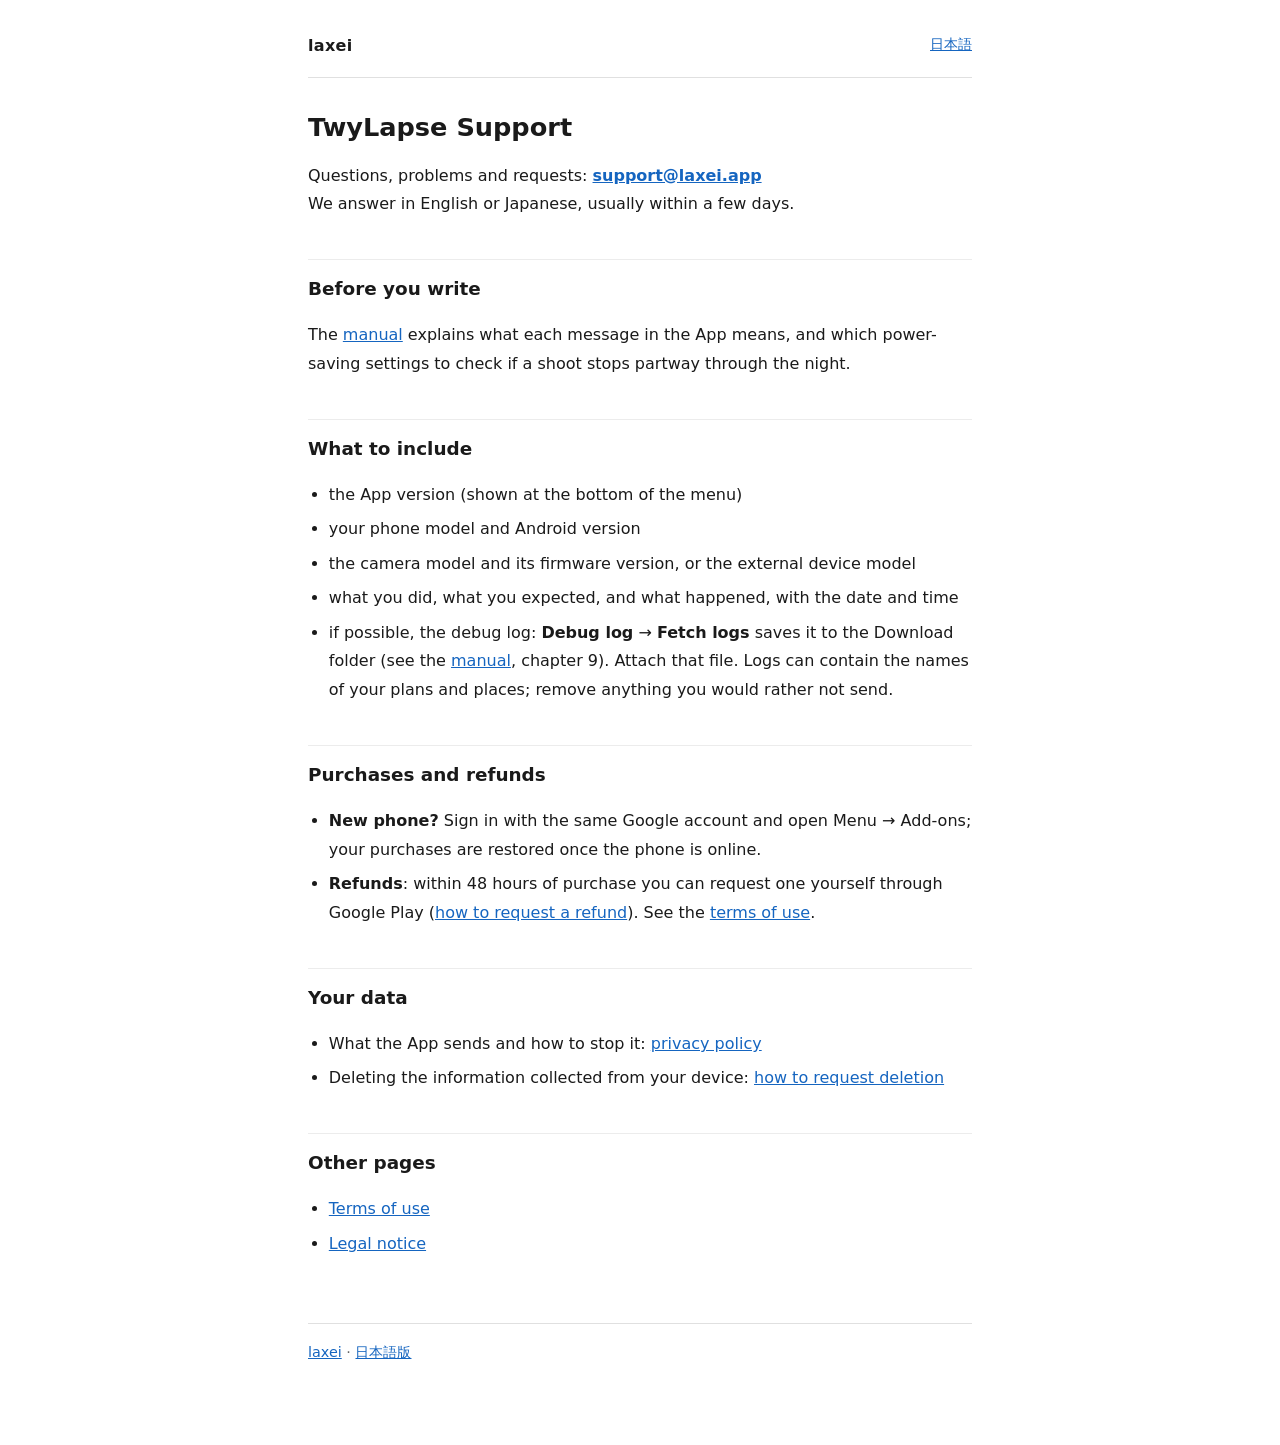
<file: support.html>
<!DOCTYPE html>
<html lang="en">
<head>
<meta charset="utf-8">
<meta name="viewport" content="width=device-width, initial-scale=1">
<title>Support &mdash; TwyLapse | laxei</title>
<meta name="description" content="How to contact laxei about TwyLapse.">
<style>
:root { color-scheme: light dark; }
* { box-sizing: border-box; }
body {
  font-family: system-ui, -apple-system, "Segoe UI", "Helvetica Neue", Arial, sans-serif;
  max-width: 44rem; margin: 0 auto; padding: 2rem 1.25rem 5rem;
  line-height: 1.8; color: #1a1a1a; background: #fff;
  -webkit-text-size-adjust: 100%;
}
header { border-bottom: 1px solid #e0e0e0; padding-bottom: 1rem; margin-bottom: 2rem; overflow: hidden; }
.brand { font-weight: 700; letter-spacing: .02em; }
.lang { float: right; font-size: .9rem; }
h1 { font-size: 1.6rem; line-height: 1.4; margin: 1.5rem 0 .25rem; }
h2 { font-size: 1.15rem; margin: 2.5rem 0 .5rem; padding-top: .75rem; border-top: 1px solid #ececec; }
h3 { font-size: 1rem; margin: 1.5rem 0 .25rem; }
.date { color: #666; font-size: .9rem; margin: 0 0 1rem; }
ul { padding-left: 1.3rem; }
li { margin: .35rem 0; }
a { color: #1565c0; }
code { background: #f2f2f2; padding: .1rem .3rem; border-radius: 3px; font-size: .95em; }
footer { margin-top: 4rem; padding-top: 1rem; border-top: 1px solid #e0e0e0; color: #666; font-size: .9rem; }
@media (prefers-color-scheme: dark) {
  body { color: #e4e4e4; background: #161616; }
  header, footer { border-color: #333; }
  h2 { border-color: #2c2c2c; }
  .date, footer { color: #9a9a9a; }
  a { color: #8ab4f8; }
  code { background: #262626; }
}
table { border-collapse: collapse; width: 100%; margin: 1rem 0; }
th, td { text-align: left; vertical-align: top; padding: .6rem .5rem; border-top: 1px solid #e0e0e0; }
th { width: 11em; font-weight: 600; }
@media (max-width: 34rem) { th, td { display: block; width: auto; border: 0; padding: .2rem 0; } th { padding-top: .9rem; border-top: 1px solid #e0e0e0; } }
.todo { background: #fff3a8; color: #5a4a00; padding: 0 .3em; border-radius: 3px; font-size: .9em; }
@media (prefers-color-scheme: dark) {
  th, td { border-color: #333; }
  .todo { background: #4a4210; color: #fff1a0; }
}
</style>
</head>
<body>
<header>
  <span class="brand">laxei</span>
  <span class="lang"><a href="support.jp.html" hreflang="ja">日本語</a></span>
</header>

<h1>TwyLapse Support</h1>

<p>Questions, problems and requests: <a href="mailto:support@laxei.app"><strong>support@laxei.app</strong></a><br>
We answer in English or Japanese, usually within a few days.</p>

<h2>Before you write</h2>
<p>The <a href="twylapse/manual.html">manual</a> explains what each message in the App means, and which power-saving settings to check if a shoot stops partway through the night.</p>

<h2>What to include</h2>
<ul>
  <li>the App version (shown at the bottom of the menu)</li>
  <li>your phone model and Android version</li>
  <li>the camera model and its firmware version, or the external device model</li>
  <li>what you did, what you expected, and what happened, with the date and time</li>
  <li>if possible, the debug log: <strong>Debug log</strong> &rarr; <strong>Fetch logs</strong> saves it to the Download folder (see the <a href="twylapse/manual.html#after">manual</a>, chapter 9). Attach that file. Logs can contain the names of your plans and places; remove anything you would rather not send.</li>
</ul>

<h2>Purchases and refunds</h2>
<ul>
  <li><strong>New phone?</strong> Sign in with the same Google account and open Menu &rarr; Add-ons; your purchases are restored once the phone is online.</li>
  <li><strong>Refunds</strong>: within 48 hours of purchase you can request one yourself through Google Play (<a href="https://support.google.com/googleplay/answer/2479637">how to request a refund</a>). See the <a href="terms.html#refunds">terms of use</a>.</li>
</ul>

<h2>Your data</h2>
<ul>
  <li>What the App sends and how to stop it: <a href="privacy.html">privacy policy</a></li>
  <li>Deleting the information collected from your device: <a href="privacy.html#delete">how to request deletion</a></li>
</ul>

<h2>Other pages</h2>
<ul>
  <li><a href="terms.html">Terms of use</a></li>
  <li><a href="legal.html">Legal notice</a></li>
</ul>

<footer>
  <a href="./">laxei</a> &middot; <a href="support.jp.html" hreflang="ja">日本語版</a>
</footer>
</body>
</html>
</file>
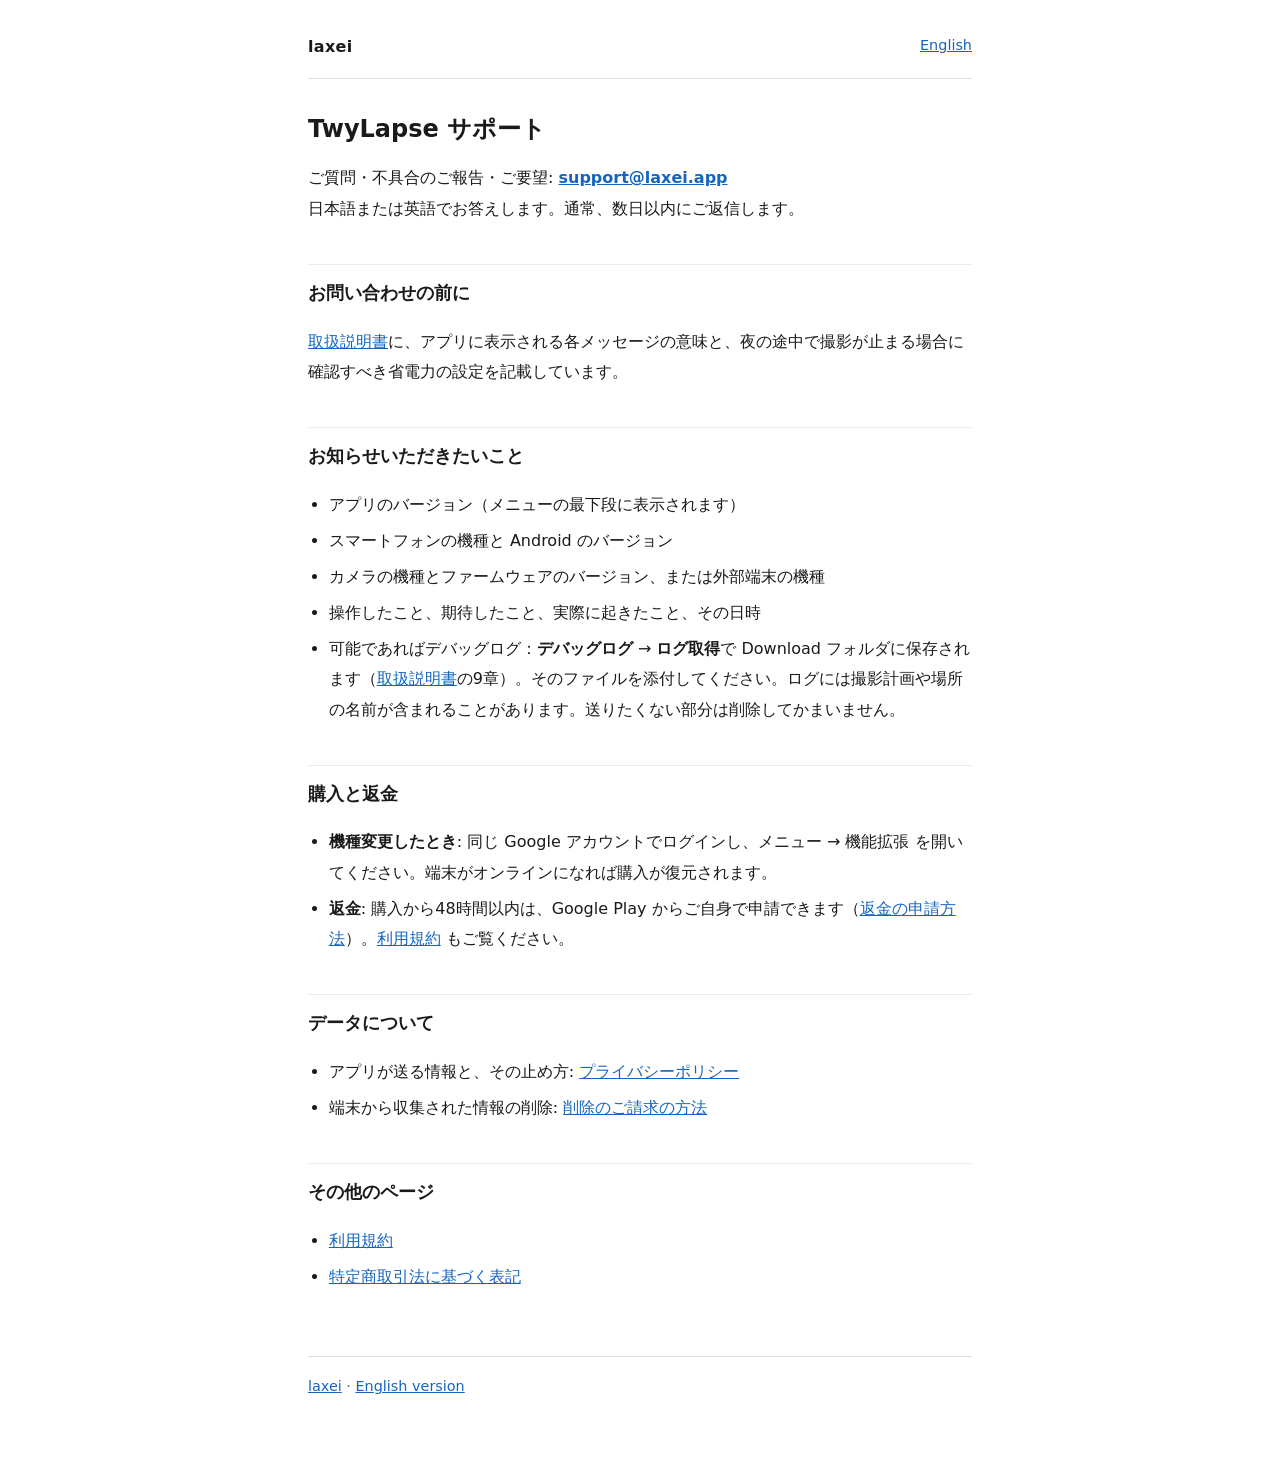
<file: support.jp.html>
<!DOCTYPE html>
<html lang="ja">
<head>
<meta charset="utf-8">
<meta name="viewport" content="width=device-width, initial-scale=1">
<title>サポート &mdash; TwyLapse | laxei</title>
<meta name="description" content="TwyLapse のお問い合わせ先とサポート情報。">
<style>
:root { color-scheme: light dark; }
* { box-sizing: border-box; }
body {
  font-family: system-ui, -apple-system, "Hiragino Kaku Gothic ProN", "Noto Sans JP", Meiryo, sans-serif;
  max-width: 44rem; margin: 0 auto; padding: 2rem 1.25rem 5rem;
  line-height: 1.9; color: #1a1a1a; background: #fff;
  -webkit-text-size-adjust: 100%;
}
header { border-bottom: 1px solid #e0e0e0; padding-bottom: 1rem; margin-bottom: 2rem; overflow: hidden; }
.brand { font-weight: 700; letter-spacing: .02em; }
.lang { float: right; font-size: .9rem; }
h1 { font-size: 1.5rem; line-height: 1.5; margin: 1.5rem 0 .25rem; }
h2 { font-size: 1.1rem; margin: 2.5rem 0 .5rem; padding-top: .75rem; border-top: 1px solid #ececec; }
h3 { font-size: 1rem; margin: 1.5rem 0 .25rem; }
.date { color: #666; font-size: .9rem; margin: 0 0 1rem; }
ul { padding-left: 1.3rem; }
li { margin: .35rem 0; }
a { color: #1565c0; }
code { background: #f2f2f2; padding: .1rem .3rem; border-radius: 3px; font-size: .95em; }
footer { margin-top: 4rem; padding-top: 1rem; border-top: 1px solid #e0e0e0; color: #666; font-size: .9rem; }
@media (prefers-color-scheme: dark) {
  body { color: #e4e4e4; background: #161616; }
  header, footer { border-color: #333; }
  h2 { border-color: #2c2c2c; }
  .date, footer { color: #9a9a9a; }
  a { color: #8ab4f8; }
  code { background: #262626; }
}
table { border-collapse: collapse; width: 100%; margin: 1rem 0; }
th, td { text-align: left; vertical-align: top; padding: .6rem .5rem; border-top: 1px solid #e0e0e0; }
th { width: 11em; font-weight: 600; }
@media (max-width: 34rem) { th, td { display: block; width: auto; border: 0; padding: .2rem 0; } th { padding-top: .9rem; border-top: 1px solid #e0e0e0; } }
.todo { background: #fff3a8; color: #5a4a00; padding: 0 .3em; border-radius: 3px; font-size: .9em; }
@media (prefers-color-scheme: dark) {
  th, td { border-color: #333; }
  .todo { background: #4a4210; color: #fff1a0; }
}
</style>
</head>
<body>
<header>
  <span class="brand">laxei</span>
  <span class="lang"><a href="support.html" hreflang="en">English</a></span>
</header>

<h1>TwyLapse サポート</h1>

<p>ご質問・不具合のご報告・ご要望: <a href="mailto:support@laxei.app"><strong>support@laxei.app</strong></a><br>
日本語または英語でお答えします。通常、数日以内にご返信します。</p>

<h2>お問い合わせの前に</h2>
<p><a href="twylapse/manual.jp.html">取扱説明書</a>に、アプリに表示される各メッセージの意味と、夜の途中で撮影が止まる場合に確認すべき省電力の設定を記載しています。</p>

<h2>お知らせいただきたいこと</h2>
<ul>
  <li>アプリのバージョン（メニューの最下段に表示されます）</li>
  <li>スマートフォンの機種と Android のバージョン</li>
  <li>カメラの機種とファームウェアのバージョン、または外部端末の機種</li>
  <li>操作したこと、期待したこと、実際に起きたこと、その日時</li>
  <li>可能であればデバッグログ：<strong>デバッグログ</strong> &rarr; <strong>ログ取得</strong>で Download フォルダに保存されます（<a href="twylapse/manual.jp.html#after">取扱説明書</a>の9章）。そのファイルを添付してください。ログには撮影計画や場所の名前が含まれることがあります。送りたくない部分は削除してかまいません。</li>
</ul>

<h2>購入と返金</h2>
<ul>
  <li><strong>機種変更したとき</strong>: 同じ Google アカウントでログインし、メニュー &rarr; 機能拡張 を開いてください。端末がオンラインになれば購入が復元されます。</li>
  <li><strong>返金</strong>: 購入から48時間以内は、Google Play からご自身で申請できます（<a href="https://support.google.com/googleplay/answer/2479637?hl=ja">返金の申請方法</a>）。<a href="terms.jp.html#refunds">利用規約</a> もご覧ください。</li>
</ul>

<h2>データについて</h2>
<ul>
  <li>アプリが送る情報と、その止め方: <a href="privacy.jp.html">プライバシーポリシー</a></li>
  <li>端末から収集された情報の削除: <a href="privacy.jp.html#delete">削除のご請求の方法</a></li>
</ul>

<h2>その他のページ</h2>
<ul>
  <li><a href="terms.jp.html">利用規約</a></li>
  <li><a href="legal.jp.html">特定商取引法に基づく表記</a></li>
</ul>

<footer>
  <a href="./">laxei</a> &middot; <a href="support.html" hreflang="en">English version</a>
</footer>
</body>
</html>
</file>
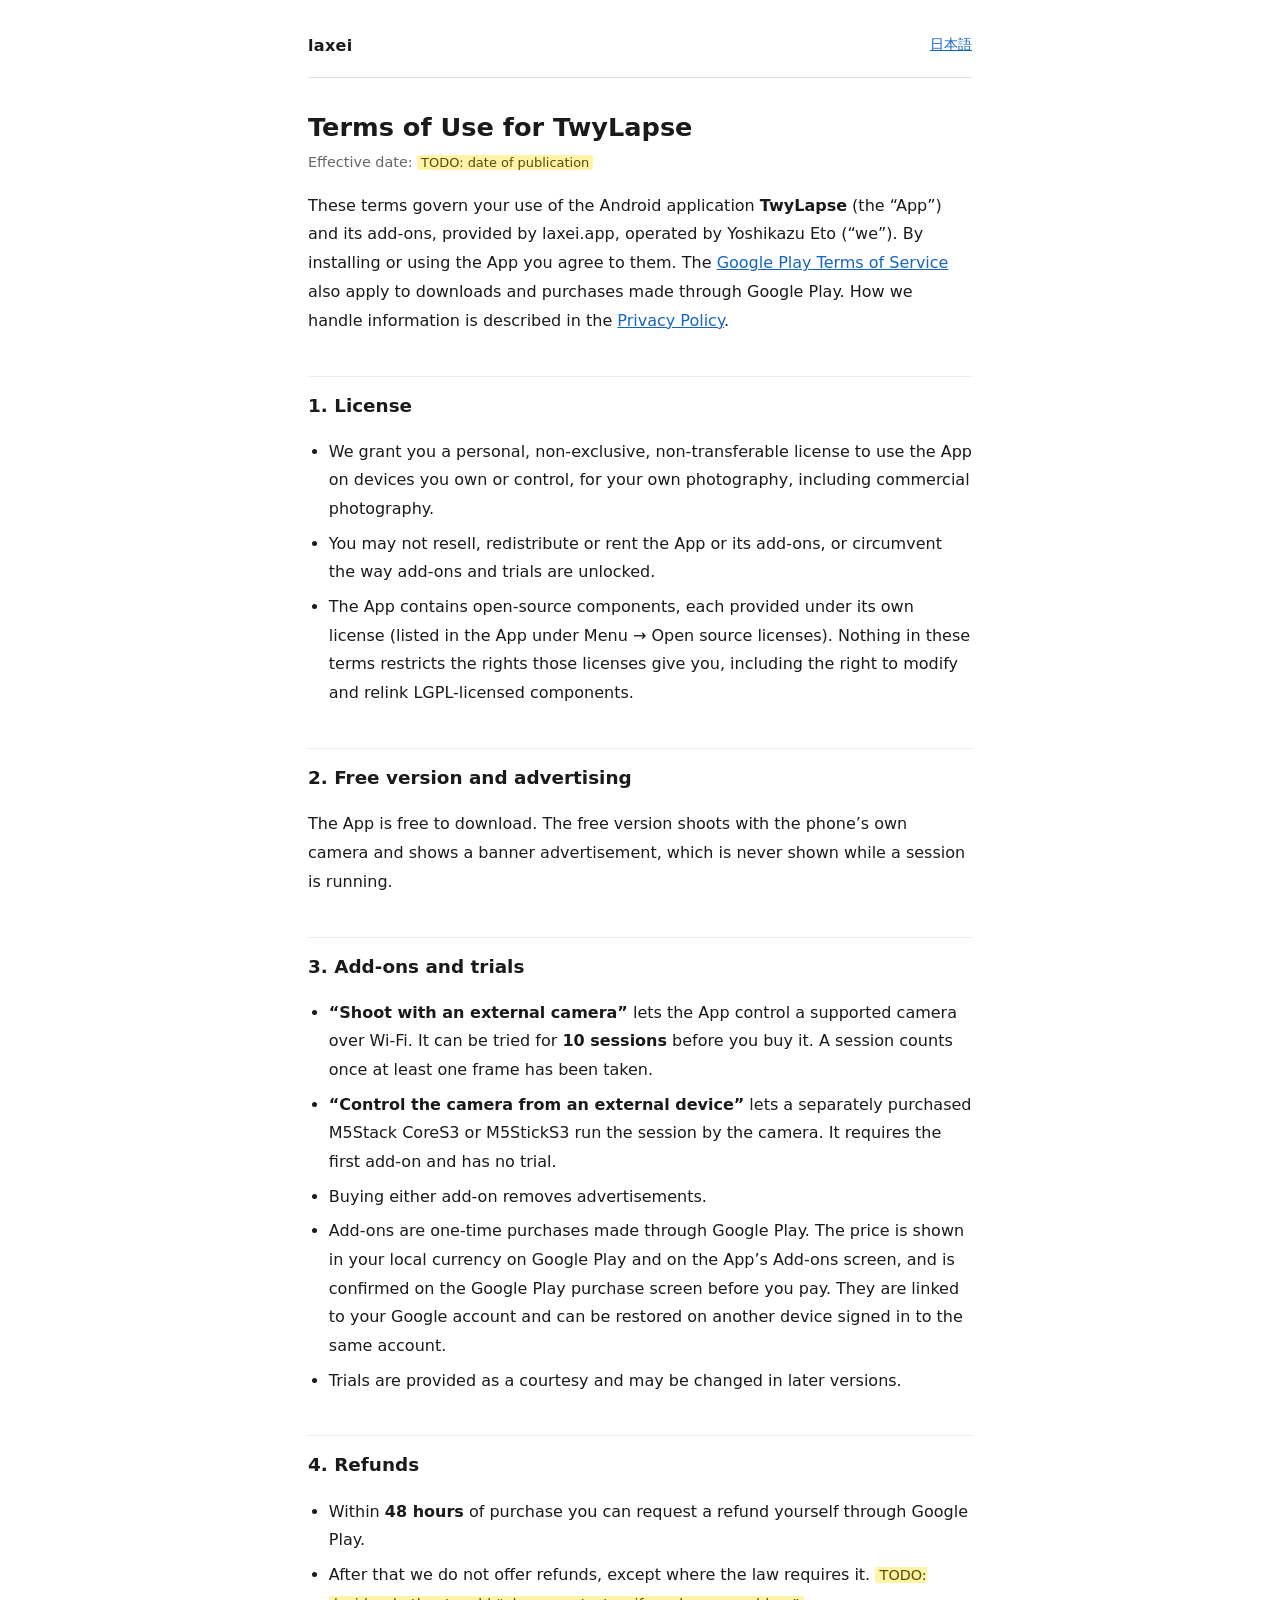
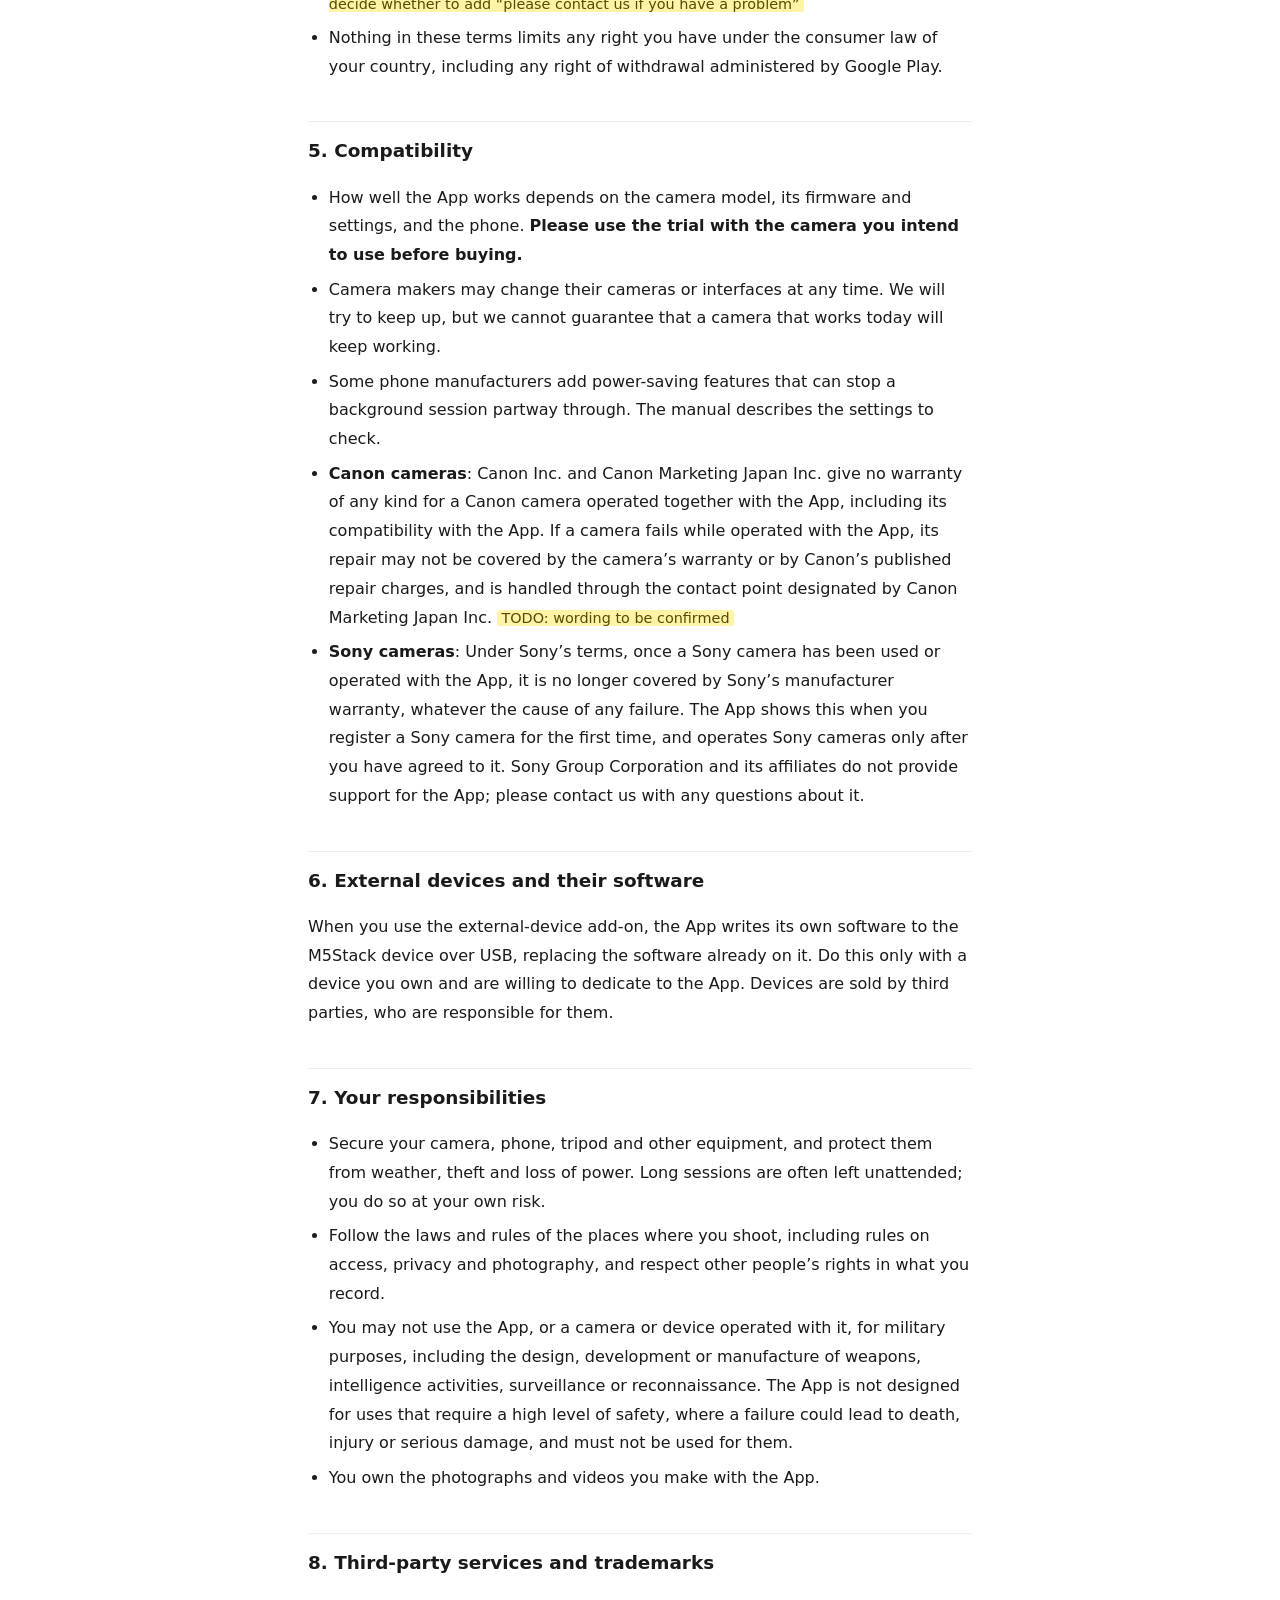
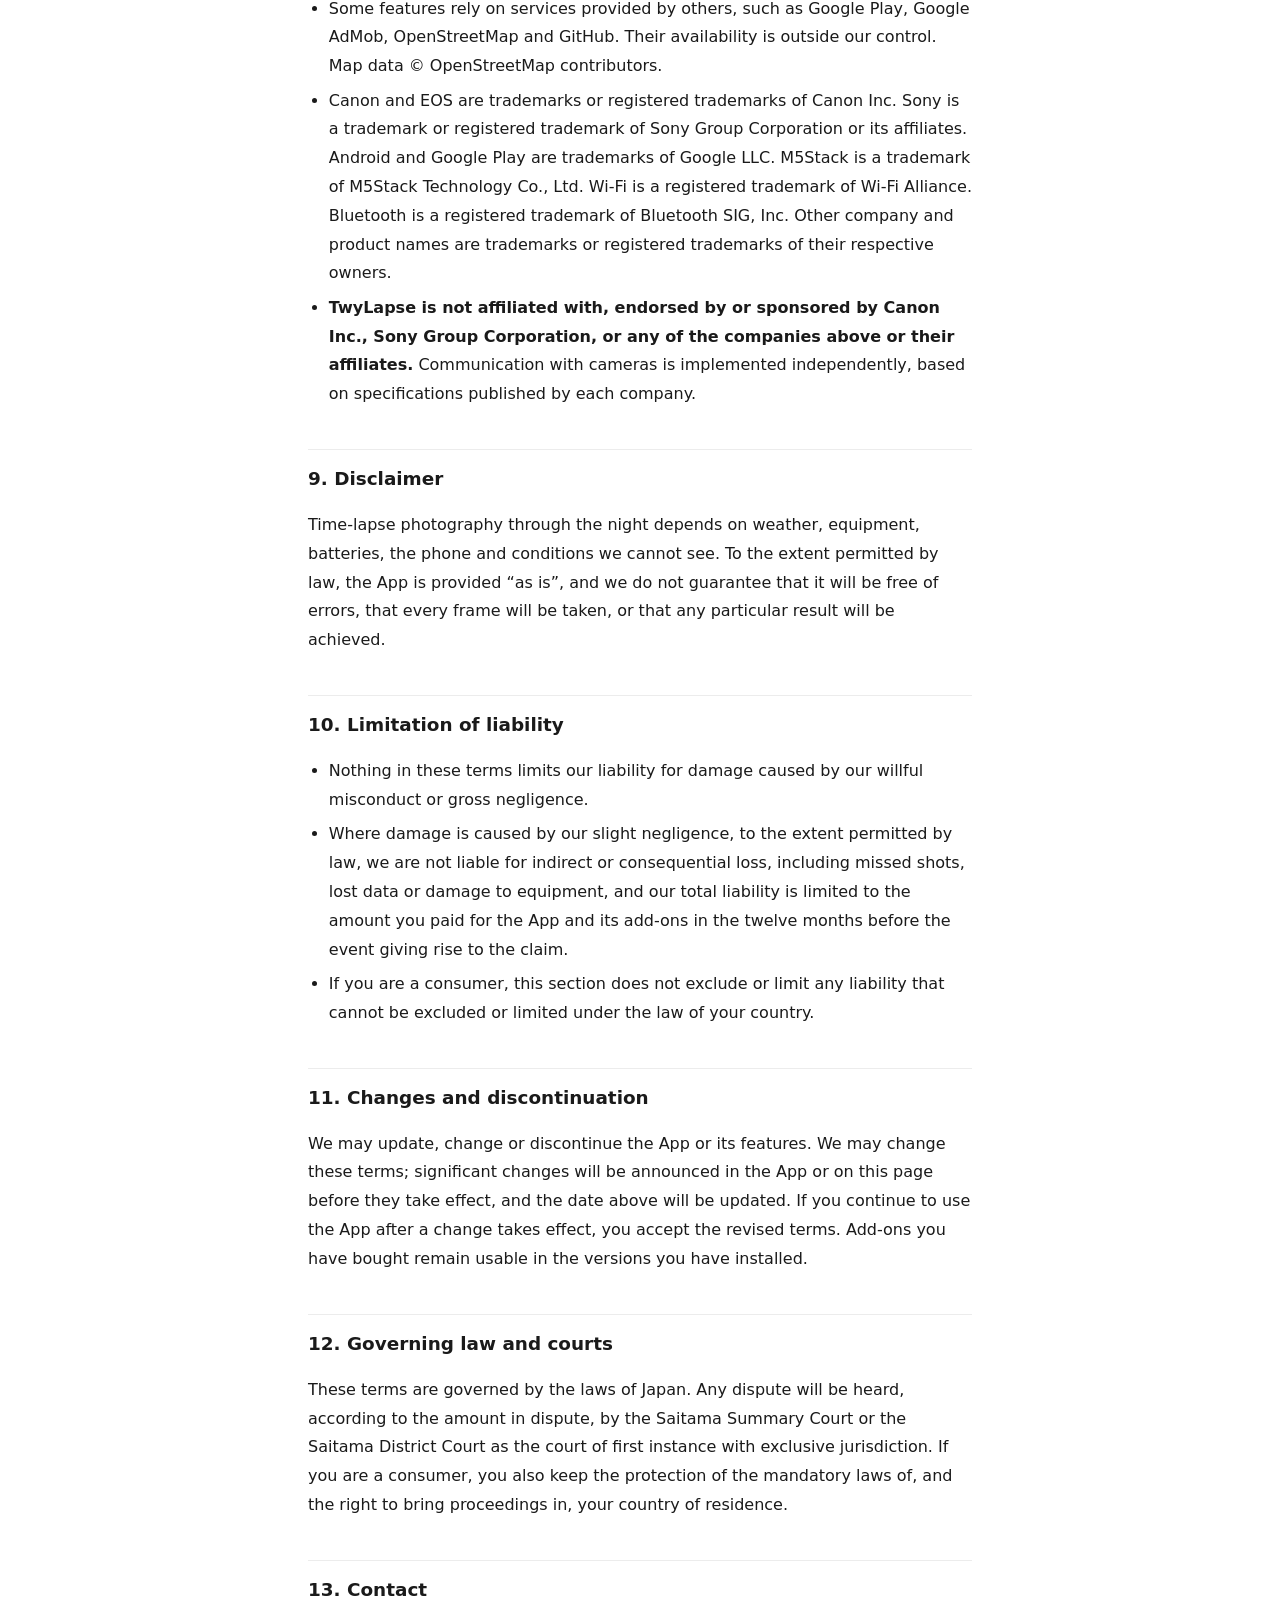
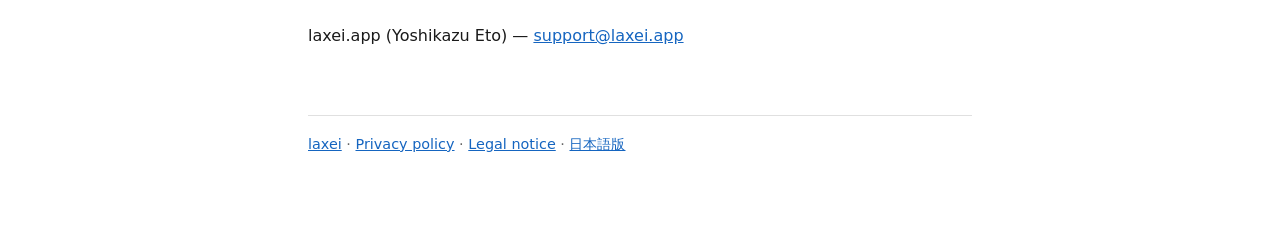
<file: terms.html>
<!DOCTYPE html>
<html lang="en">
<head>
<meta charset="utf-8">
<meta name="viewport" content="width=device-width, initial-scale=1">
<title>Terms of Use &mdash; TwyLapse | laxei</title>
<meta name="description" content="Terms of use for TwyLapse, an Android time-lapse controller by laxei.">
<style>
:root { color-scheme: light dark; }
* { box-sizing: border-box; }
body {
  font-family: system-ui, -apple-system, "Segoe UI", "Helvetica Neue", Arial, sans-serif;
  max-width: 44rem; margin: 0 auto; padding: 2rem 1.25rem 5rem;
  line-height: 1.8; color: #1a1a1a; background: #fff;
  -webkit-text-size-adjust: 100%;
}
header { border-bottom: 1px solid #e0e0e0; padding-bottom: 1rem; margin-bottom: 2rem; overflow: hidden; }
.brand { font-weight: 700; letter-spacing: .02em; }
.lang { float: right; font-size: .9rem; }
h1 { font-size: 1.6rem; line-height: 1.4; margin: 1.5rem 0 .25rem; }
h2 { font-size: 1.15rem; margin: 2.5rem 0 .5rem; padding-top: .75rem; border-top: 1px solid #ececec; }
h3 { font-size: 1rem; margin: 1.5rem 0 .25rem; }
.date { color: #666; font-size: .9rem; margin: 0 0 1rem; }
ul { padding-left: 1.3rem; }
li { margin: .35rem 0; }
a { color: #1565c0; }
code { background: #f2f2f2; padding: .1rem .3rem; border-radius: 3px; font-size: .95em; }
footer { margin-top: 4rem; padding-top: 1rem; border-top: 1px solid #e0e0e0; color: #666; font-size: .9rem; }
@media (prefers-color-scheme: dark) {
  body { color: #e4e4e4; background: #161616; }
  header, footer { border-color: #333; }
  h2 { border-color: #2c2c2c; }
  .date, footer { color: #9a9a9a; }
  a { color: #8ab4f8; }
  code { background: #262626; }
}
table { border-collapse: collapse; width: 100%; margin: 1rem 0; }
th, td { text-align: left; vertical-align: top; padding: .6rem .5rem; border-top: 1px solid #e0e0e0; }
th { width: 11em; font-weight: 600; }
@media (max-width: 34rem) { th, td { display: block; width: auto; border: 0; padding: .2rem 0; } th { padding-top: .9rem; border-top: 1px solid #e0e0e0; } }
.todo { background: #fff3a8; color: #5a4a00; padding: 0 .3em; border-radius: 3px; font-size: .9em; }
@media (prefers-color-scheme: dark) {
  th, td { border-color: #333; }
  .todo { background: #4a4210; color: #fff1a0; }
}
</style>
</head>
<body>
<header>
  <span class="brand">laxei</span>
  <span class="lang"><a href="terms.jp.html" hreflang="ja">日本語</a></span>
</header>

<h1>Terms of Use for TwyLapse</h1>
<p class="date">Effective date: <span class="todo">TODO: date of publication</span></p>

<p>These terms govern your use of the Android application <strong>TwyLapse</strong> (the &ldquo;App&rdquo;) and its add-ons, provided by laxei.app, operated by Yoshikazu Eto (&ldquo;we&rdquo;). By installing or using the App you agree to them. The <a href="https://play.google.com/about/play-terms/">Google Play Terms of Service</a> also apply to downloads and purchases made through Google Play. How we handle information is described in the <a href="privacy.html">Privacy Policy</a>.</p>

<h2>1. License</h2>
<ul>
  <li>We grant you a personal, non-exclusive, non-transferable license to use the App on devices you own or control, for your own photography, including commercial photography.</li>
  <li>You may not resell, redistribute or rent the App or its add-ons, or circumvent the way add-ons and trials are unlocked.</li>
  <li>The App contains open-source components, each provided under its own license (listed in the App under Menu &rarr; Open source licenses). Nothing in these terms restricts the rights those licenses give you, including the right to modify and relink LGPL-licensed components.</li>
</ul>

<h2>2. Free version and advertising</h2>
<p>The App is free to download. The free version shoots with the phone&rsquo;s own camera and shows a banner advertisement, which is never shown while a session is running.</p>

<h2>3. Add-ons and trials</h2>
<ul>
  <li><strong>&ldquo;Shoot with an external camera&rdquo;</strong> lets the App control a supported camera over Wi&#8209;Fi. It can be tried for <strong>10 sessions</strong> before you buy it. A session counts once at least one frame has been taken.</li>
  <li><strong>&ldquo;Control the camera from an external device&rdquo;</strong> lets a separately purchased M5Stack CoreS3 or M5StickS3 run the session by the camera. It requires the first add-on and has no trial.</li>
  <li>Buying either add-on removes advertisements.</li>
  <li>Add-ons are one-time purchases made through Google Play. The price is shown in your local currency on Google Play and on the App&rsquo;s Add-ons screen, and is confirmed on the Google Play purchase screen before you pay. They are linked to your Google account and can be restored on another device signed in to the same account.</li>
  <li>Trials are provided as a courtesy and may be changed in later versions.</li>
</ul>

<h2 id="refunds">4. Refunds</h2>
<ul>
  <li>Within <strong>48 hours</strong> of purchase you can request a refund yourself through Google Play.</li>
  <li>After that we do not offer refunds, except where the law requires it. <span class="todo">TODO: decide whether to add &ldquo;please contact us if you have a problem&rdquo;</span></li>
  <li>Nothing in these terms limits any right you have under the consumer law of your country, including any right of withdrawal administered by Google Play.</li>
</ul>

<h2>5. Compatibility</h2>
<ul>
  <li>How well the App works depends on the camera model, its firmware and settings, and the phone. <strong>Please use the trial with the camera you intend to use before buying.</strong></li>
  <li>Camera makers may change their cameras or interfaces at any time. We will try to keep up, but we cannot guarantee that a camera that works today will keep working.</li>
  <li>Some phone manufacturers add power-saving features that can stop a background session partway through. The manual describes the settings to check.</li>
  <li><strong>Canon cameras</strong>: Canon Inc. and Canon Marketing Japan Inc. give no warranty of any kind for a Canon camera operated together with the App, including its compatibility with the App. If a camera fails while operated with the App, its repair may not be covered by the camera&rsquo;s warranty or by Canon&rsquo;s published repair charges, and is handled through the contact point designated by Canon Marketing Japan Inc. <span class="todo">TODO: wording to be confirmed</span></li>
  <li><strong>Sony cameras</strong>: Under Sony&rsquo;s terms, once a Sony camera has been used or operated with the App, it is no longer covered by Sony&rsquo;s manufacturer warranty, whatever the cause of any failure. The App shows this when you register a Sony camera for the first time, and operates Sony cameras only after you have agreed to it. Sony Group Corporation and its affiliates do not provide support for the App; please contact us with any questions about it.</li>
</ul>

<h2>6. External devices and their software</h2>
<p>When you use the external-device add-on, the App writes its own software to the M5Stack device over USB, replacing the software already on it. Do this only with a device you own and are willing to dedicate to the App. Devices are sold by third parties, who are responsible for them.</p>

<h2>7. Your responsibilities</h2>
<ul>
  <li>Secure your camera, phone, tripod and other equipment, and protect them from weather, theft and loss of power. Long sessions are often left unattended; you do so at your own risk.</li>
  <li>Follow the laws and rules of the places where you shoot, including rules on access, privacy and photography, and respect other people&rsquo;s rights in what you record.</li>
  <li>You may not use the App, or a camera or device operated with it, for military purposes, including the design, development or manufacture of weapons, intelligence activities, surveillance or reconnaissance. The App is not designed for uses that require a high level of safety, where a failure could lead to death, injury or serious damage, and must not be used for them.</li>
  <li>You own the photographs and videos you make with the App.</li>
</ul>

<h2>8. Third-party services and trademarks</h2>
<ul>
  <li>Some features rely on services provided by others, such as Google Play, Google AdMob, OpenStreetMap and GitHub. Their availability is outside our control. Map data &copy; OpenStreetMap contributors.</li>
  <li>Canon and EOS are trademarks or registered trademarks of Canon Inc. Sony is a trademark or registered trademark of Sony Group Corporation or its affiliates. Android and Google Play are trademarks of Google LLC. M5Stack is a trademark of M5Stack Technology Co., Ltd. Wi&#8209;Fi is a registered trademark of Wi&#8209;Fi Alliance. Bluetooth is a registered trademark of Bluetooth SIG, Inc. Other company and product names are trademarks or registered trademarks of their respective owners.</li>
  <li><strong>TwyLapse is not affiliated with, endorsed by or sponsored by Canon Inc., Sony Group Corporation, or any of the companies above or their affiliates.</strong> Communication with cameras is implemented independently, based on specifications published by each company.</li>
</ul>

<h2>9. Disclaimer</h2>
<p>Time-lapse photography through the night depends on weather, equipment, batteries, the phone and conditions we cannot see. To the extent permitted by law, the App is provided &ldquo;as is&rdquo;, and we do not guarantee that it will be free of errors, that every frame will be taken, or that any particular result will be achieved.</p>

<h2>10. Limitation of liability</h2>
<ul>
  <li>Nothing in these terms limits our liability for damage caused by our willful misconduct or gross negligence.</li>
  <li>Where damage is caused by our slight negligence, to the extent permitted by law, we are not liable for indirect or consequential loss, including missed shots, lost data or damage to equipment, and our total liability is limited to the amount you paid for the App and its add-ons in the twelve months before the event giving rise to the claim.</li>
  <li>If you are a consumer, this section does not exclude or limit any liability that cannot be excluded or limited under the law of your country.</li>
</ul>

<h2>11. Changes and discontinuation</h2>
<p>We may update, change or discontinue the App or its features. We may change these terms; significant changes will be announced in the App or on this page before they take effect, and the date above will be updated. If you continue to use the App after a change takes effect, you accept the revised terms. Add-ons you have bought remain usable in the versions you have installed.</p>

<h2>12. Governing law and courts</h2>
<p>These terms are governed by the laws of Japan. Any dispute will be heard, according to the amount in dispute, by the Saitama Summary Court or the Saitama District Court as the court of first instance with exclusive jurisdiction. If you are a consumer, you also keep the protection of the mandatory laws of, and the right to bring proceedings in, your country of residence.</p>

<h2>13. Contact</h2>
<p>laxei.app (Yoshikazu Eto) &mdash; <a href="mailto:support@laxei.app">support@laxei.app</a></p>

<footer>
  <a href="./">laxei</a> &middot; <a href="privacy.html">Privacy policy</a> &middot; <a href="legal.html">Legal notice</a> &middot; <a href="terms.jp.html" hreflang="ja">日本語版</a>
</footer>
</body>
</html>
</file>
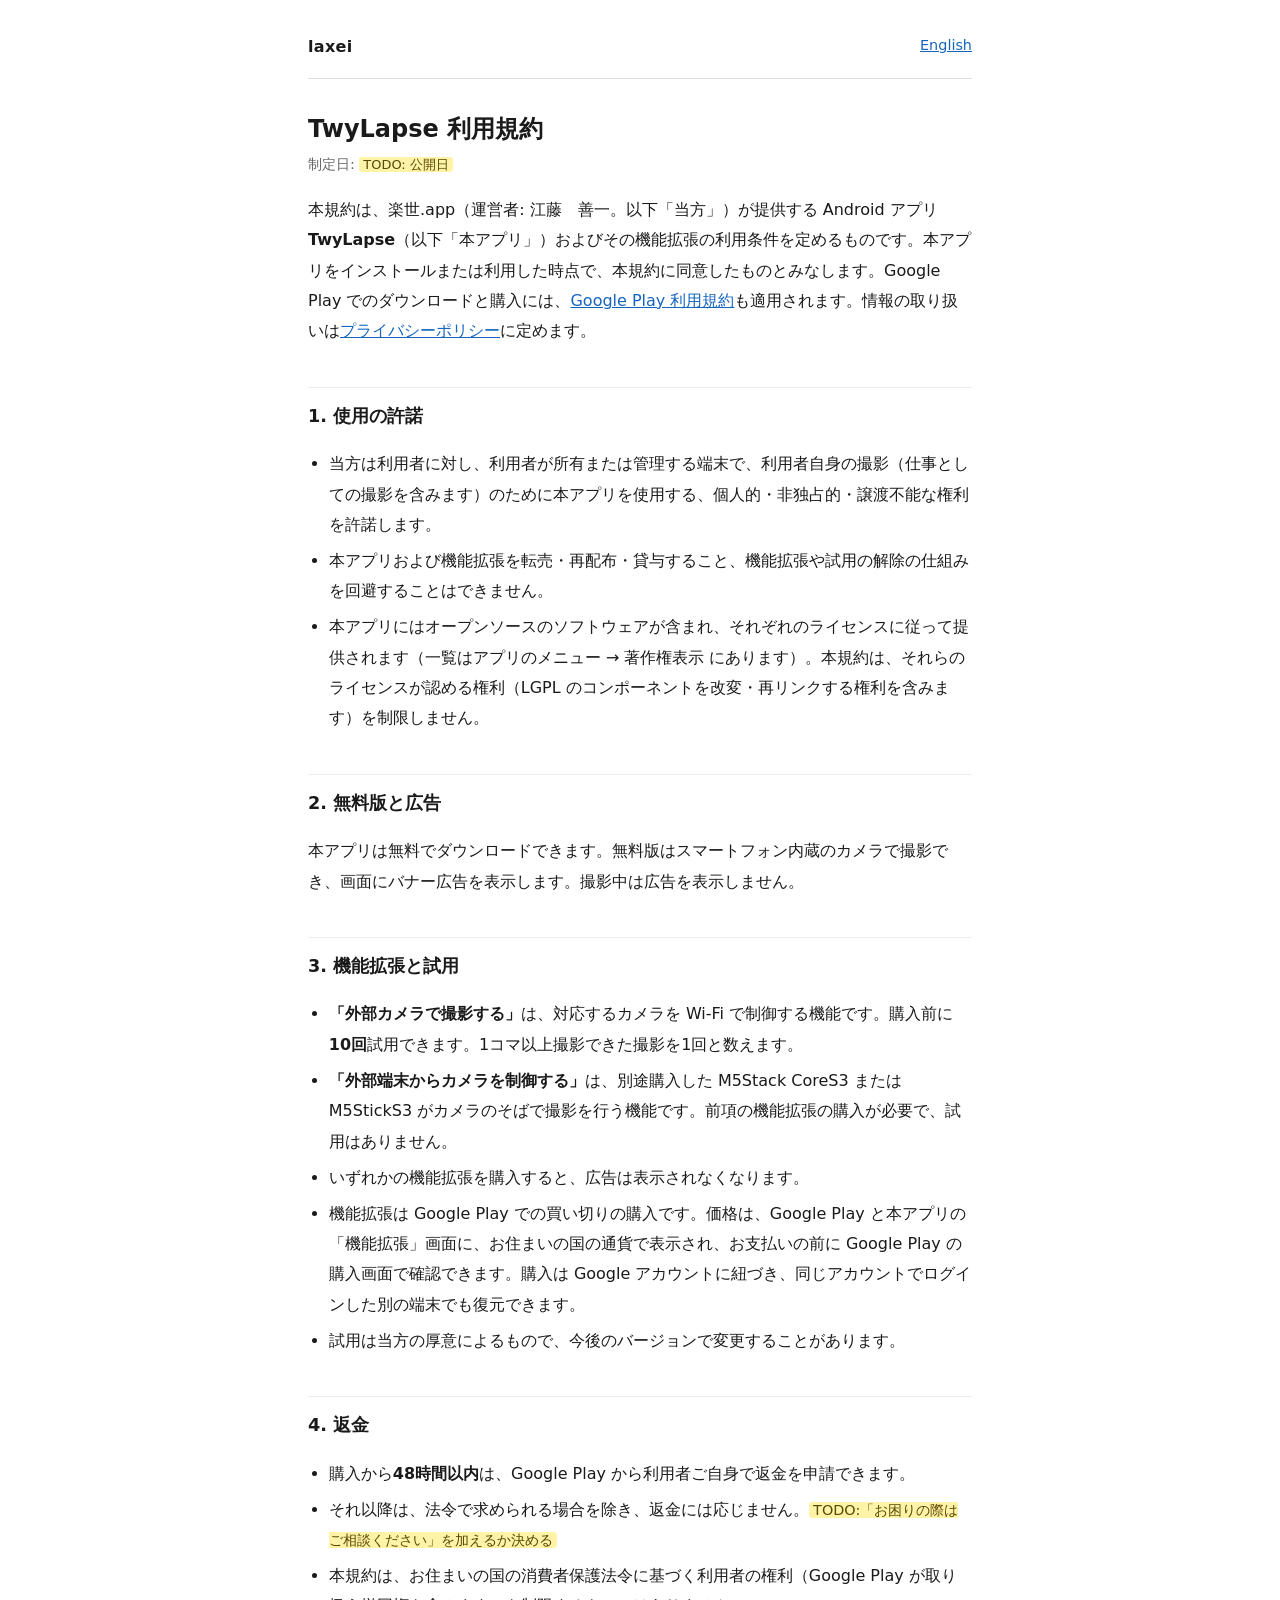
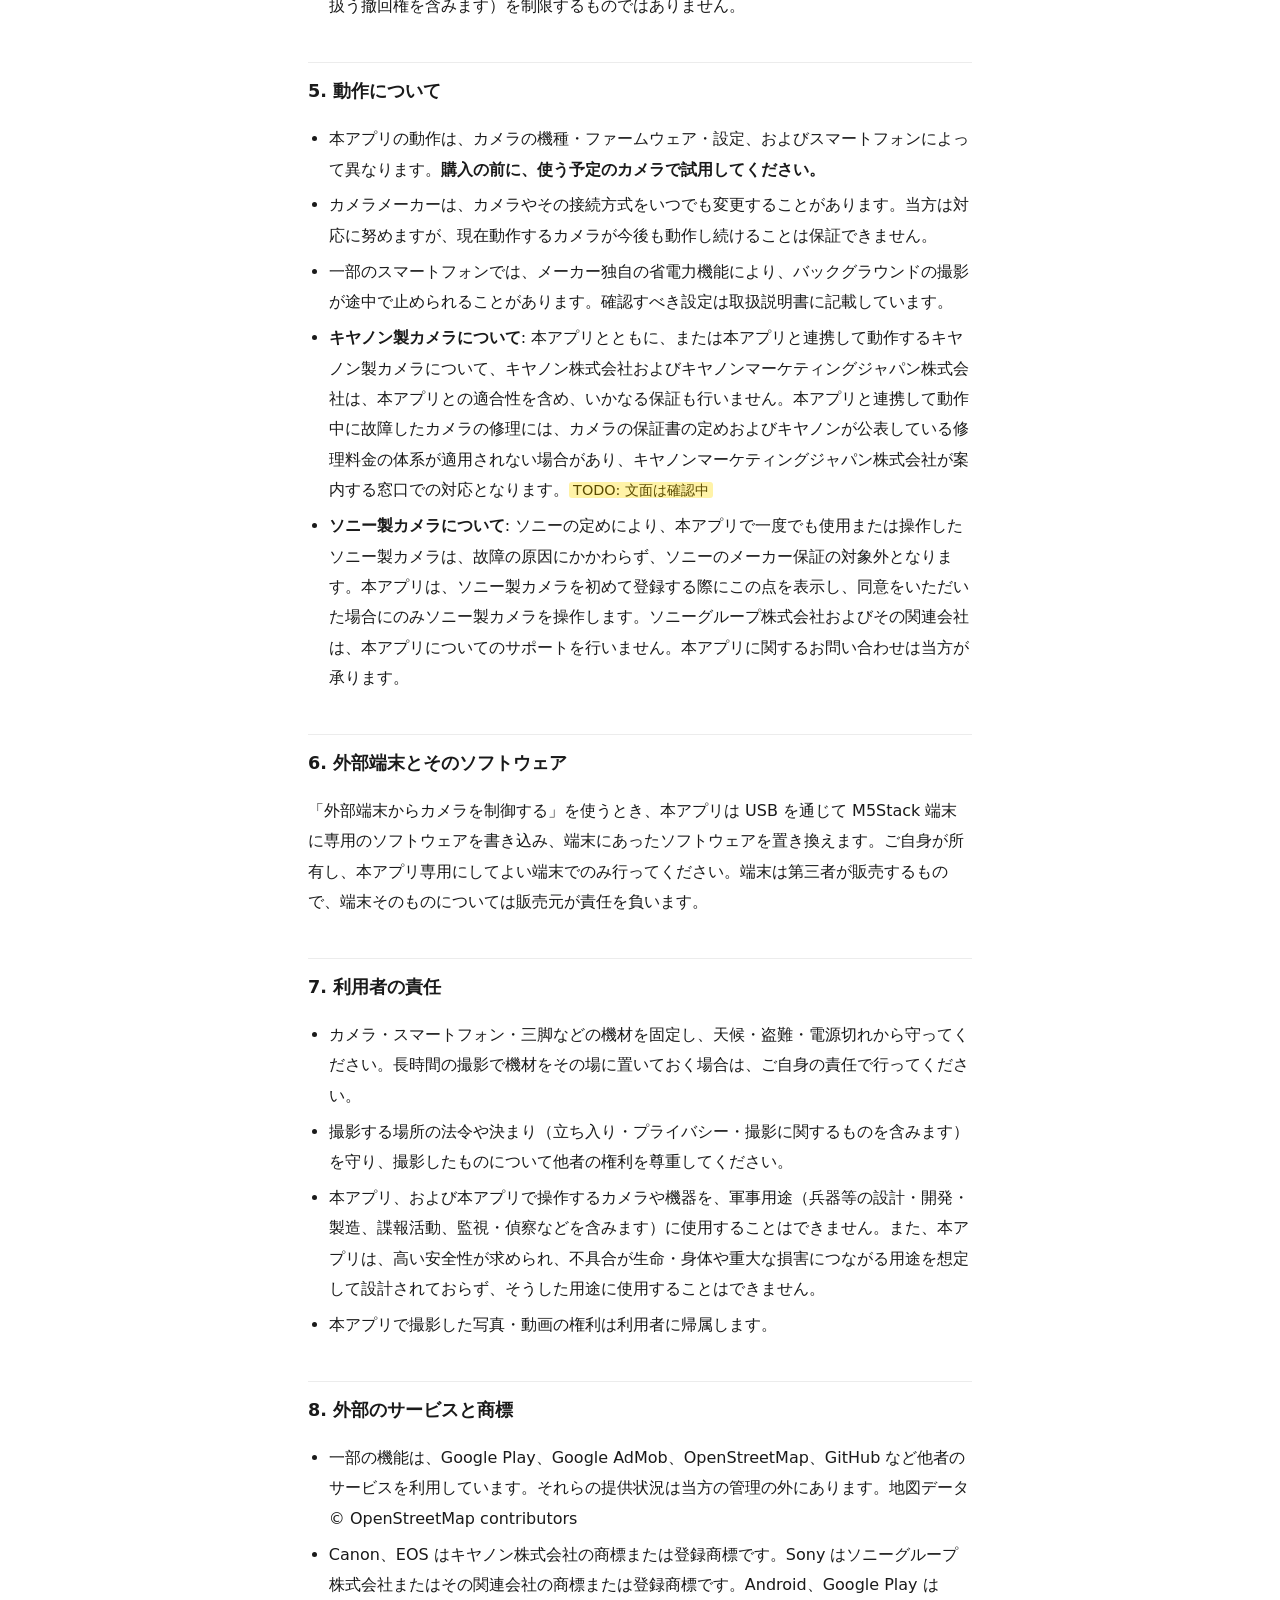
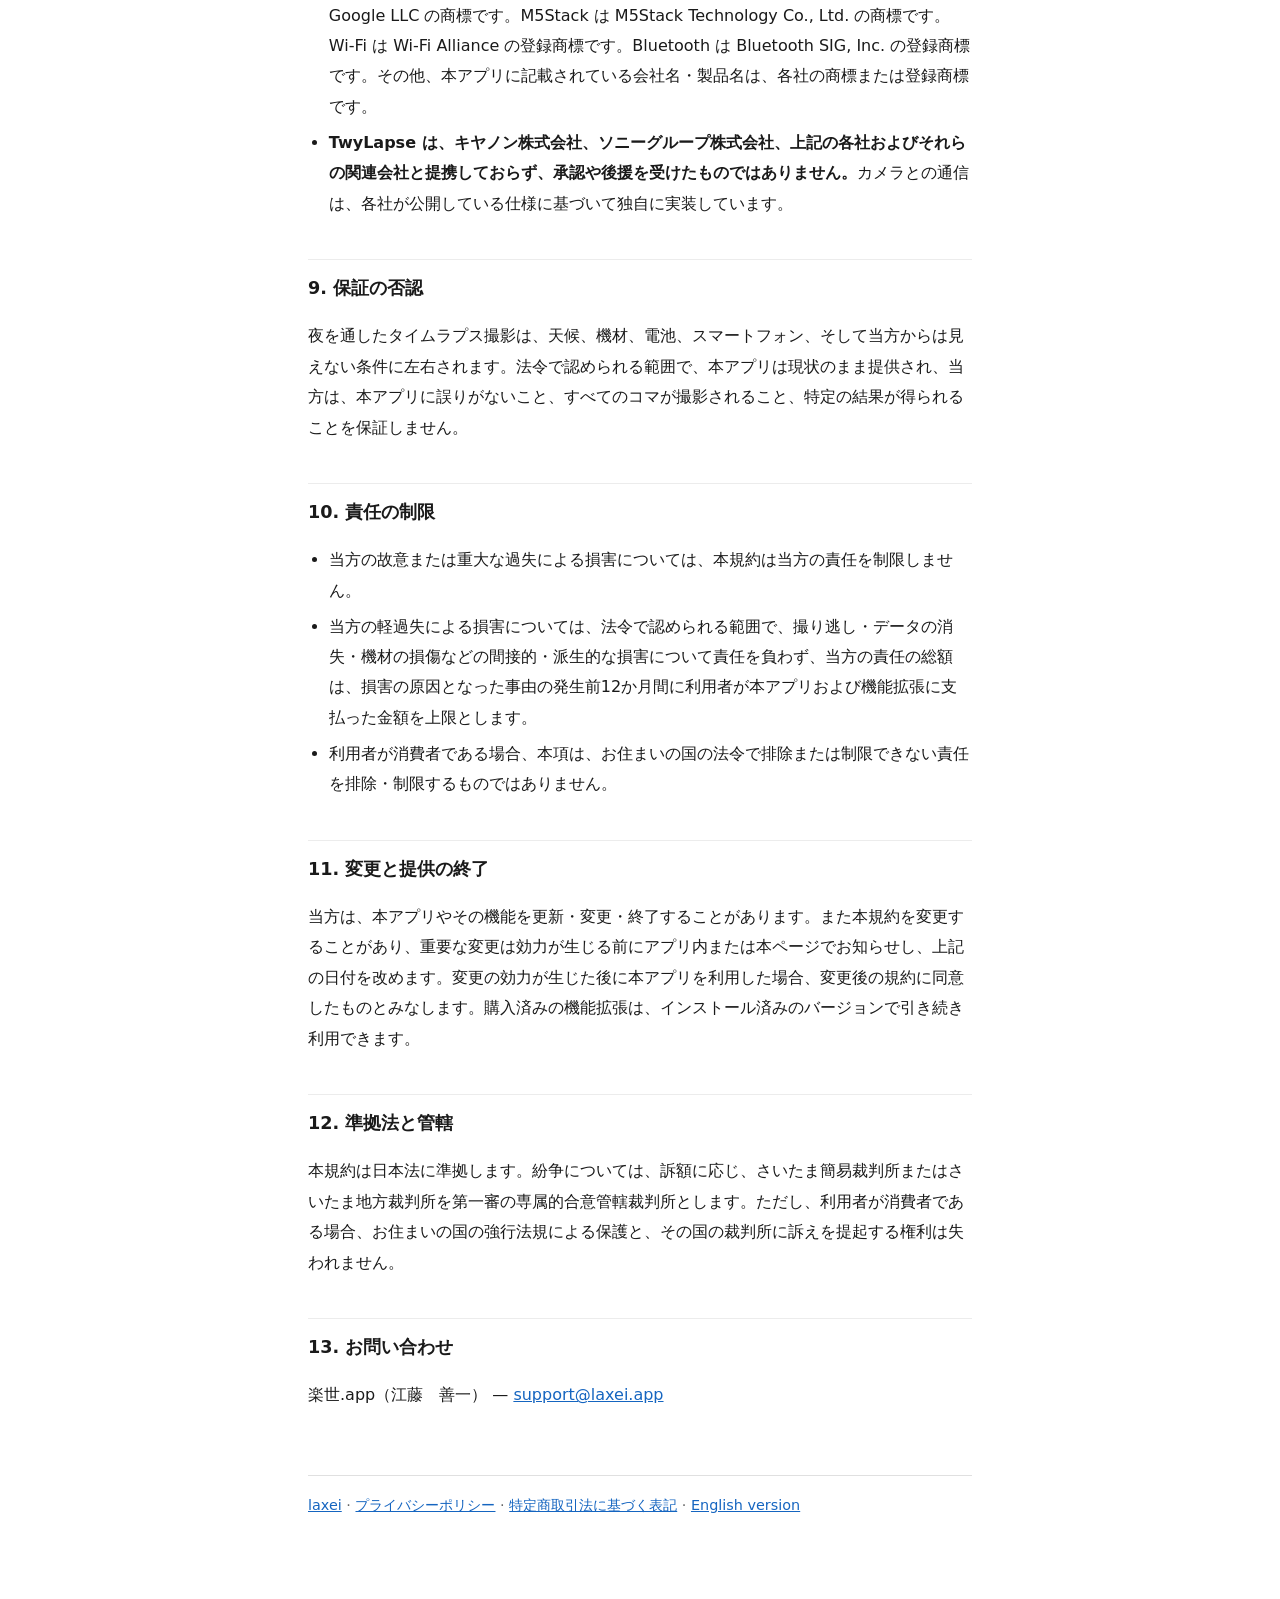
<file: terms.jp.html>
<!DOCTYPE html>
<html lang="ja">
<head>
<meta charset="utf-8">
<meta name="viewport" content="width=device-width, initial-scale=1">
<title>利用規約 &mdash; TwyLapse | laxei</title>
<meta name="description" content="laxei が提供する Android アプリ TwyLapse の利用規約。">
<style>
:root { color-scheme: light dark; }
* { box-sizing: border-box; }
body {
  font-family: system-ui, -apple-system, "Hiragino Kaku Gothic ProN", "Noto Sans JP", Meiryo, sans-serif;
  max-width: 44rem; margin: 0 auto; padding: 2rem 1.25rem 5rem;
  line-height: 1.9; color: #1a1a1a; background: #fff;
  -webkit-text-size-adjust: 100%;
}
header { border-bottom: 1px solid #e0e0e0; padding-bottom: 1rem; margin-bottom: 2rem; overflow: hidden; }
.brand { font-weight: 700; letter-spacing: .02em; }
.lang { float: right; font-size: .9rem; }
h1 { font-size: 1.5rem; line-height: 1.5; margin: 1.5rem 0 .25rem; }
h2 { font-size: 1.1rem; margin: 2.5rem 0 .5rem; padding-top: .75rem; border-top: 1px solid #ececec; }
h3 { font-size: 1rem; margin: 1.5rem 0 .25rem; }
.date { color: #666; font-size: .9rem; margin: 0 0 1rem; }
ul { padding-left: 1.3rem; }
li { margin: .35rem 0; }
a { color: #1565c0; }
code { background: #f2f2f2; padding: .1rem .3rem; border-radius: 3px; font-size: .95em; }
footer { margin-top: 4rem; padding-top: 1rem; border-top: 1px solid #e0e0e0; color: #666; font-size: .9rem; }
@media (prefers-color-scheme: dark) {
  body { color: #e4e4e4; background: #161616; }
  header, footer { border-color: #333; }
  h2 { border-color: #2c2c2c; }
  .date, footer { color: #9a9a9a; }
  a { color: #8ab4f8; }
  code { background: #262626; }
}
table { border-collapse: collapse; width: 100%; margin: 1rem 0; }
th, td { text-align: left; vertical-align: top; padding: .6rem .5rem; border-top: 1px solid #e0e0e0; }
th { width: 11em; font-weight: 600; }
@media (max-width: 34rem) { th, td { display: block; width: auto; border: 0; padding: .2rem 0; } th { padding-top: .9rem; border-top: 1px solid #e0e0e0; } }
.todo { background: #fff3a8; color: #5a4a00; padding: 0 .3em; border-radius: 3px; font-size: .9em; }
@media (prefers-color-scheme: dark) {
  th, td { border-color: #333; }
  .todo { background: #4a4210; color: #fff1a0; }
}
</style>
</head>
<body>
<header>
  <span class="brand">laxei</span>
  <span class="lang"><a href="terms.html" hreflang="en">English</a></span>
</header>

<h1>TwyLapse 利用規約</h1>
<p class="date">制定日: <span class="todo">TODO: 公開日</span></p>

<p>本規約は、楽世.app（運営者: 江藤　善一。以下「当方」）が提供する Android アプリ <strong>TwyLapse</strong>（以下「本アプリ」）およびその機能拡張の利用条件を定めるものです。本アプリをインストールまたは利用した時点で、本規約に同意したものとみなします。Google Play でのダウンロードと購入には、<a href="https://play.google.com/intl/ja/about/play-terms/">Google Play 利用規約</a>も適用されます。情報の取り扱いは<a href="privacy.jp.html">プライバシーポリシー</a>に定めます。</p>

<h2>1. 使用の許諾</h2>
<ul>
  <li>当方は利用者に対し、利用者が所有または管理する端末で、利用者自身の撮影（仕事としての撮影を含みます）のために本アプリを使用する、個人的・非独占的・譲渡不能な権利を許諾します。</li>
  <li>本アプリおよび機能拡張を転売・再配布・貸与すること、機能拡張や試用の解除の仕組みを回避することはできません。</li>
  <li>本アプリにはオープンソースのソフトウェアが含まれ、それぞれのライセンスに従って提供されます（一覧はアプリのメニュー &rarr; 著作権表示 にあります）。本規約は、それらのライセンスが認める権利（LGPL のコンポーネントを改変・再リンクする権利を含みます）を制限しません。</li>
</ul>

<h2>2. 無料版と広告</h2>
<p>本アプリは無料でダウンロードできます。無料版はスマートフォン内蔵のカメラで撮影でき、画面にバナー広告を表示します。撮影中は広告を表示しません。</p>

<h2>3. 機能拡張と試用</h2>
<ul>
  <li><strong>「外部カメラで撮影する」</strong>は、対応するカメラを Wi&#8209;Fi で制御する機能です。購入前に<strong>10回</strong>試用できます。1コマ以上撮影できた撮影を1回と数えます。</li>
  <li><strong>「外部端末からカメラを制御する」</strong>は、別途購入した M5Stack CoreS3 または M5StickS3 がカメラのそばで撮影を行う機能です。前項の機能拡張の購入が必要で、試用はありません。</li>
  <li>いずれかの機能拡張を購入すると、広告は表示されなくなります。</li>
  <li>機能拡張は Google Play での買い切りの購入です。価格は、Google Play と本アプリの「機能拡張」画面に、お住まいの国の通貨で表示され、お支払いの前に Google Play の購入画面で確認できます。購入は Google アカウントに紐づき、同じアカウントでログインした別の端末でも復元できます。</li>
  <li>試用は当方の厚意によるもので、今後のバージョンで変更することがあります。</li>
</ul>

<h2 id="refunds">4. 返金</h2>
<ul>
  <li>購入から<strong>48時間以内</strong>は、Google Play から利用者ご自身で返金を申請できます。</li>
  <li>それ以降は、法令で求められる場合を除き、返金には応じません。<span class="todo">TODO:「お困りの際はご相談ください」を加えるか決める</span></li>
  <li>本規約は、お住まいの国の消費者保護法令に基づく利用者の権利（Google Play が取り扱う撤回権を含みます）を制限するものではありません。</li>
</ul>

<h2>5. 動作について</h2>
<ul>
  <li>本アプリの動作は、カメラの機種・ファームウェア・設定、およびスマートフォンによって異なります。<strong>購入の前に、使う予定のカメラで試用してください。</strong></li>
  <li>カメラメーカーは、カメラやその接続方式をいつでも変更することがあります。当方は対応に努めますが、現在動作するカメラが今後も動作し続けることは保証できません。</li>
  <li>一部のスマートフォンでは、メーカー独自の省電力機能により、バックグラウンドの撮影が途中で止められることがあります。確認すべき設定は取扱説明書に記載しています。</li>
  <li><strong>キヤノン製カメラについて</strong>: 本アプリとともに、または本アプリと連携して動作するキヤノン製カメラについて、キヤノン株式会社およびキヤノンマーケティングジャパン株式会社は、本アプリとの適合性を含め、いかなる保証も行いません。本アプリと連携して動作中に故障したカメラの修理には、カメラの保証書の定めおよびキヤノンが公表している修理料金の体系が適用されない場合があり、キヤノンマーケティングジャパン株式会社が案内する窓口での対応となります。<span class="todo">TODO: 文面は確認中</span></li>
  <li><strong>ソニー製カメラについて</strong>: ソニーの定めにより、本アプリで一度でも使用または操作したソニー製カメラは、故障の原因にかかわらず、ソニーのメーカー保証の対象外となります。本アプリは、ソニー製カメラを初めて登録する際にこの点を表示し、同意をいただいた場合にのみソニー製カメラを操作します。ソニーグループ株式会社およびその関連会社は、本アプリについてのサポートを行いません。本アプリに関するお問い合わせは当方が承ります。</li>
</ul>

<h2>6. 外部端末とそのソフトウェア</h2>
<p>「外部端末からカメラを制御する」を使うとき、本アプリは USB を通じて M5Stack 端末に専用のソフトウェアを書き込み、端末にあったソフトウェアを置き換えます。ご自身が所有し、本アプリ専用にしてよい端末でのみ行ってください。端末は第三者が販売するもので、端末そのものについては販売元が責任を負います。</p>

<h2>7. 利用者の責任</h2>
<ul>
  <li>カメラ・スマートフォン・三脚などの機材を固定し、天候・盗難・電源切れから守ってください。長時間の撮影で機材をその場に置いておく場合は、ご自身の責任で行ってください。</li>
  <li>撮影する場所の法令や決まり（立ち入り・プライバシー・撮影に関するものを含みます）を守り、撮影したものについて他者の権利を尊重してください。</li>
  <li>本アプリ、および本アプリで操作するカメラや機器を、軍事用途（兵器等の設計・開発・製造、諜報活動、監視・偵察などを含みます）に使用することはできません。また、本アプリは、高い安全性が求められ、不具合が生命・身体や重大な損害につながる用途を想定して設計されておらず、そうした用途に使用することはできません。</li>
  <li>本アプリで撮影した写真・動画の権利は利用者に帰属します。</li>
</ul>

<h2>8. 外部のサービスと商標</h2>
<ul>
  <li>一部の機能は、Google Play、Google AdMob、OpenStreetMap、GitHub など他者のサービスを利用しています。それらの提供状況は当方の管理の外にあります。地図データ &copy; OpenStreetMap contributors</li>
  <li>Canon、EOS はキヤノン株式会社の商標または登録商標です。Sony はソニーグループ株式会社またはその関連会社の商標または登録商標です。Android、Google Play は Google LLC の商標です。M5Stack は M5Stack Technology Co., Ltd. の商標です。Wi&#8209;Fi は Wi&#8209;Fi Alliance の登録商標です。Bluetooth は Bluetooth SIG, Inc. の登録商標です。その他、本アプリに記載されている会社名・製品名は、各社の商標または登録商標です。</li>
  <li><strong>TwyLapse は、キヤノン株式会社、ソニーグループ株式会社、上記の各社およびそれらの関連会社と提携しておらず、承認や後援を受けたものではありません。</strong>カメラとの通信は、各社が公開している仕様に基づいて独自に実装しています。</li>
</ul>

<h2>9. 保証の否認</h2>
<p>夜を通したタイムラプス撮影は、天候、機材、電池、スマートフォン、そして当方からは見えない条件に左右されます。法令で認められる範囲で、本アプリは現状のまま提供され、当方は、本アプリに誤りがないこと、すべてのコマが撮影されること、特定の結果が得られることを保証しません。</p>

<h2>10. 責任の制限</h2>
<ul>
  <li>当方の故意または重大な過失による損害については、本規約は当方の責任を制限しません。</li>
  <li>当方の軽過失による損害については、法令で認められる範囲で、撮り逃し・データの消失・機材の損傷などの間接的・派生的な損害について責任を負わず、当方の責任の総額は、損害の原因となった事由の発生前12か月間に利用者が本アプリおよび機能拡張に支払った金額を上限とします。</li>
  <li>利用者が消費者である場合、本項は、お住まいの国の法令で排除または制限できない責任を排除・制限するものではありません。</li>
</ul>

<h2>11. 変更と提供の終了</h2>
<p>当方は、本アプリやその機能を更新・変更・終了することがあります。また本規約を変更することがあり、重要な変更は効力が生じる前にアプリ内または本ページでお知らせし、上記の日付を改めます。変更の効力が生じた後に本アプリを利用した場合、変更後の規約に同意したものとみなします。購入済みの機能拡張は、インストール済みのバージョンで引き続き利用できます。</p>

<h2>12. 準拠法と管轄</h2>
<p>本規約は日本法に準拠します。紛争については、訴額に応じ、さいたま簡易裁判所またはさいたま地方裁判所を第一審の専属的合意管轄裁判所とします。ただし、利用者が消費者である場合、お住まいの国の強行法規による保護と、その国の裁判所に訴えを提起する権利は失われません。</p>

<h2>13. お問い合わせ</h2>
<p>楽世.app（江藤　善一） &mdash; <a href="mailto:support@laxei.app">support@laxei.app</a></p>

<footer>
  <a href="./">laxei</a> &middot; <a href="privacy.jp.html">プライバシーポリシー</a> &middot; <a href="legal.jp.html">特定商取引法に基づく表記</a> &middot; <a href="terms.html" hreflang="en">English version</a>
</footer>
</body>
</html>
</file>
